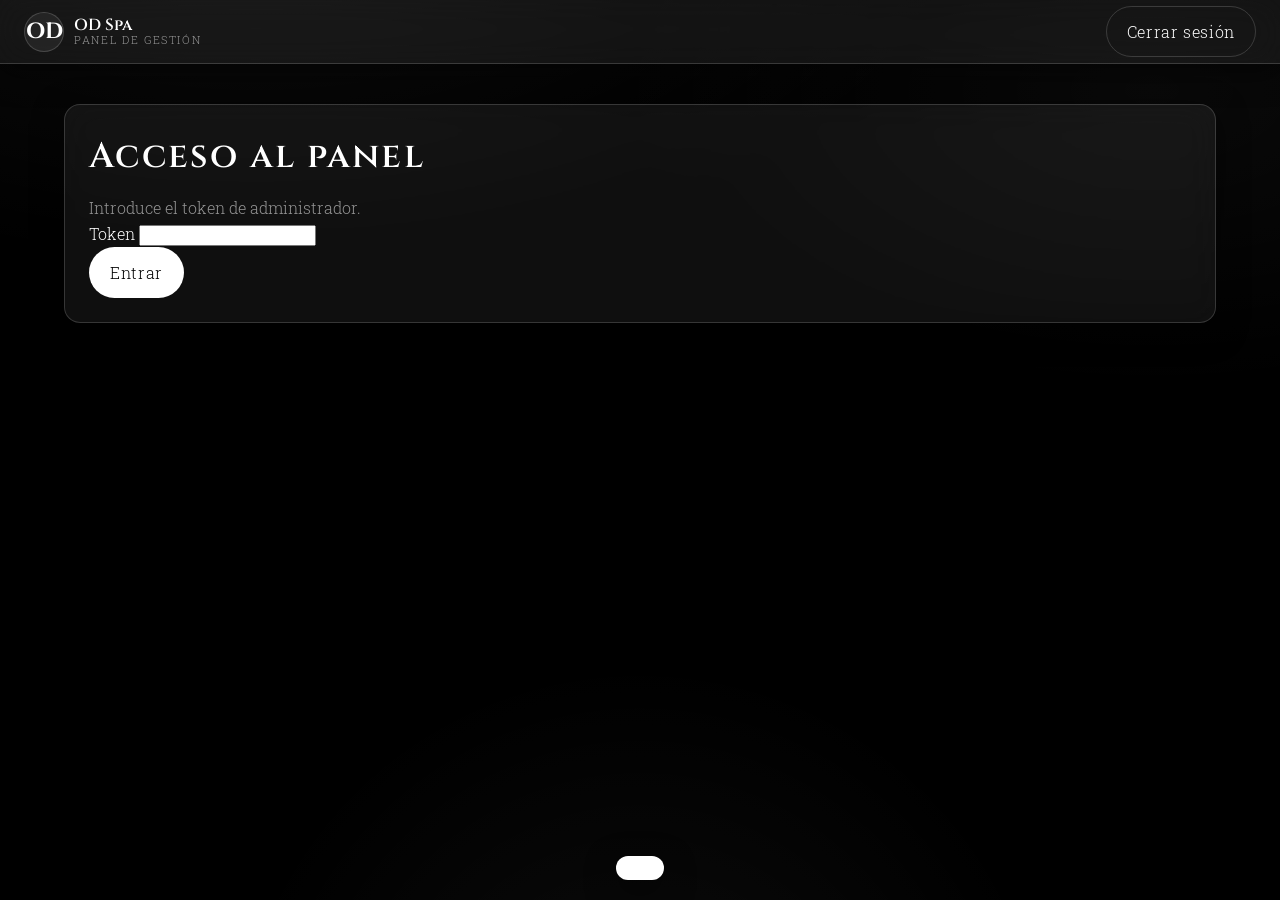
<file: admin/index.html>
<!DOCTYPE html>
<html lang="es">
<head>
  <meta charset="UTF-8" />
  <meta name="viewport" content="width=device-width, initial-scale=1" />
  <meta name="theme-color" content="#000000" />
  <meta name="robots" content="noindex,nofollow" />
  <title>Panel de gestión — OD Spa</title>
  <link rel="icon" href="../assets/img/favicon.svg" type="image/svg+xml" />
  <link rel="preconnect" href="https://fonts.googleapis.com" />
  <link rel="preconnect" href="https://fonts.gstatic.com" crossorigin />
  <link href="https://fonts.googleapis.com/css2?family=Cinzel:wght@400;600;700&family=Roboto+Slab:wght@100;200;300&display=swap" rel="stylesheet" />
  <link rel="stylesheet" href="../assets/css/styles.css" />
  <link rel="stylesheet" href="./admin.css" />
</head>
<body class="page-admin">

  <header class="site-header glass">
    <a class="brand" href="../index.html" aria-label="OD Spa">
      <span class="brand__mark" aria-hidden="true">OD</span>
      <span class="brand__text">
        <strong>OD Spa</strong>
        <small>Panel de gestión</small>
      </span>
    </a>
    <button id="btn-logout" class="btn btn-ghost" hidden>Cerrar sesión</button>
  </header>

  <main class="admin-wrap">
    <section id="login-view" class="glass card admin-login" aria-labelledby="login-title">
      <h1 id="login-title" class="section__title">Acceso al panel</h1>
      <p class="section__sub">Introduce el token de administrador.</p>
      <form id="login-form" autocomplete="off">
        <div class="field">
          <label for="token">Token</label>
          <input id="token" name="token" type="password" required autocomplete="current-password" />
        </div>
        <p id="login-msg" class="status is-error" hidden></p>
        <button type="submit" class="btn btn-primary admin-submit" id="btn-login">Entrar</button>
      </form>
    </section>

    <section id="dash-view" class="admin-dash" hidden>
      <div class="admin-tabs" role="tablist">
        <button class="tab" data-view="list" aria-selected="true">📋 Lista</button>
        <button class="tab" data-view="calendar" aria-selected="false">📅 Calendario</button>
        <button class="tab" data-view="metrics" aria-selected="false">📊 Métricas</button>
        <button class="tab" data-view="services" aria-selected="false">✂️ Servicios</button>
      </div>

      <!-- Vista Lista -->
      <section id="view-list" class="view">
        <header class="admin-head">
          <h1 class="section__title">Citas</h1>
          <div class="admin-tools">
            <div class="filters" id="filters" role="tablist">
              <button class="chip" data-status="Pendiente" aria-selected="true">Pendientes</button>
              <button class="chip" data-status="Aprobada" aria-selected="false">Aprobadas</button>
              <button class="chip" data-status="Completada" aria-selected="false">Completadas</button>
              <button class="chip" data-status="Rechazada" aria-selected="false">Rechazadas</button>
              <button class="chip" data-status="all" aria-selected="false">Todas</button>
            </div>
            <div class="admin-search">
              <svg viewBox="0 0 24 24" fill="none" stroke="currentColor" stroke-width="1.8" style="width:18px;height:18px;flex-shrink:0;opacity:0.6;"><circle cx="11" cy="11" r="7"/><path d="M20 20l-3.5-3.5"/></svg>
              <input id="search" type="search" placeholder="Buscar..." />
            </div>
            <div class="sorter">
              <select id="sort-field" class="sorter__select">
                <option value="Fecha Registro">Recientes</option>
                <option value="Fecha Cita">Fecha cita</option>
                <option value="Nombre">Nombre</option>
                <option value="Total">Total</option>
              </select>
              <button class="icon-btn sorter__dir" id="sort-dir">↓</button>
            </div>
            <button class="btn btn-ghost" id="btn-export">⤓ Excel</button>
            <button class="btn btn-ghost" id="btn-reload">↻</button>
          </div>
        </header>
        <div id="dash-status" class="skeleton-text" hidden></div>
        <div id="bookings" class="bookings"></div>
        <nav id="pagination" class="pagination" hidden>
          <button class="btn btn-ghost" id="pg-prev">←</button>
          <span id="pg-info"></span>
          <button class="btn btn-ghost" id="pg-next">→</button>
        </nav>
      </section>

      <!-- Vista Calendario -->
      <section id="view-calendar" class="view" hidden>
        <header class="admin-head"><h1 class="section__title">Calendario</h1></header>
        <div id="calendar-dashboard" class="calendar-dashboard" hidden>
          <div class="cal-row">
            <h3 class="cal-row-title">Próximas citas</h3>
            <div id="cal-upcoming" class="cal-cards-strip"></div>
          </div>
          <div class="cal-row cal-row--split">
            <div class="cal-month-wrap">
              <h3 class="cal-row-title">Vista mensual</h3>
              <div id="cal-month" class="cal-month-grid"></div>
            </div>
            <div class="cal-today-wrap">
              <h3 class="cal-row-title" id="cal-selected-title">Hoy</h3>
              <div id="cal-today" class="cal-today-list"></div>
            </div>
          </div>
          <div class="cal-row">
            <h3 class="cal-row-title">Próximos 7 días</h3>
            <div id="cal-week" class="cal-week-grid"></div>
          </div>
        </div>
      </section>

      <!-- Vista Métricas -->
      <section id="view-metrics" class="view" hidden>
        <header class="admin-head">
          <h1 class="section__title">Métricas</h1>
          <div class="metrics-filters">
            <input id="m-desde" type="date" />
            <input id="m-hasta" type="date" />
            <button class="btn btn-primary" id="m-apply">Aplicar</button>
          </div>
        </header>
        <div id="metrics" class="metrics" hidden>
          <div class="metric-cards" id="metric-cards"></div>
          <div class="metric-block glass"><h3>Citas por semana</h3><div id="metric-weeks" class="bars"></div></div>
          <div class="metric-block glass"><h3>Top Servicios</h3><div id="metric-services" class="bars"></div></div>
        </div>
      </section>

      <!-- Vista Servicios -->
      <section id="view-services" class="view" hidden>
        <header class="admin-head">
          <h1 class="section__title">Servicios</h1>
          <button class="btn btn-primary" id="btn-add-service">+ Nuevo</button>
        </header>
        <div id="services-list" class="services-list"></div>
      </section>
    </section>
  </main>
  <div id="toast" class="admin-toast" hidden></div>
  <script type="module" src="./admin.js"></script>
</body>
</html>
</file>
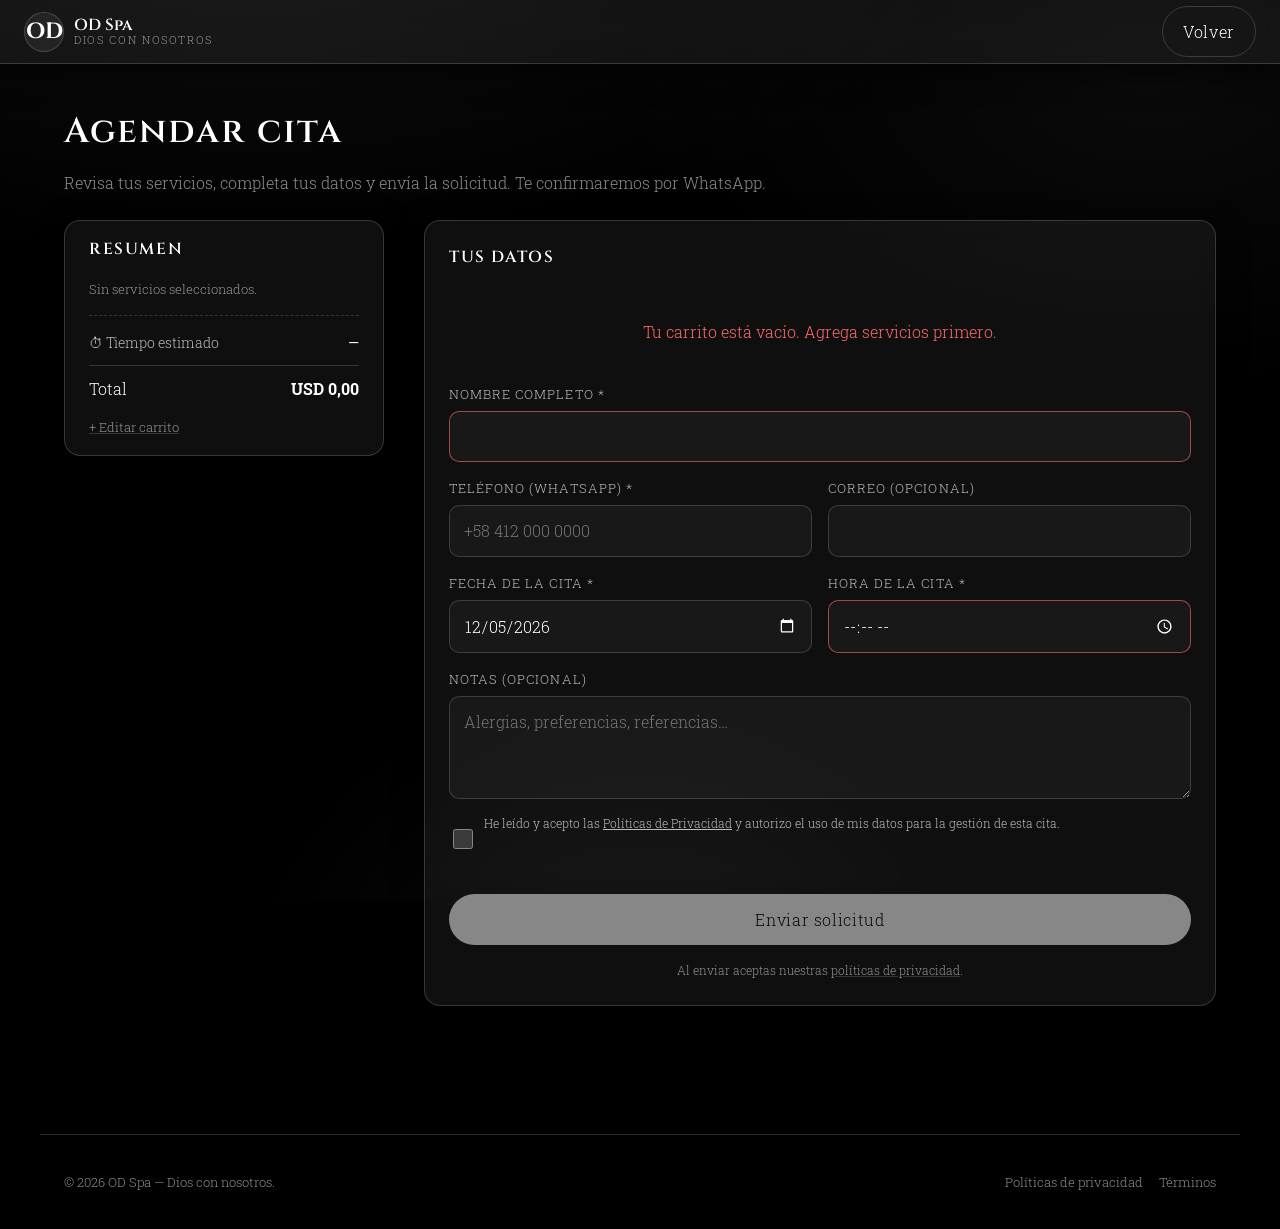
<file: agendar.html>
<!DOCTYPE html>
<html lang="es">
<head>
  <meta charset="UTF-8" />
  <meta name="viewport" content="width=device-width, initial-scale=1" />
  <meta name="theme-color" content="#000000" />
  <meta name="robots" content="noindex,follow" />
  <title>Agendar cita — OD Spa</title>
  <meta name="description" content="Agenda tu cita en OD Spa en pocos pasos." />

  <link rel="preconnect" href="https://fonts.googleapis.com" />
  <link rel="preconnect" href="https://fonts.gstatic.com" crossorigin />
  <link href="https://fonts.googleapis.com/css2?family=Cinzel:wght@400;600;700&family=Roboto+Slab:wght@100;200;300&display=swap" rel="stylesheet" />

  <link rel="stylesheet" href="./assets/css/styles.css" />
  <link rel="stylesheet" href="./assets/css/booking.css" />
  <link rel="icon" href="./assets/img/favicon.svg" type="image/svg+xml" />
</head>
<body class="page-booking">

  <header class="site-header glass" role="banner">
    <a class="brand" href="./index.html" aria-label="OD Spa inicio">
      <span class="brand__mark" aria-hidden="true">OD</span>
      <span class="brand__text">
        <strong>OD Spa</strong>
        <small>Dios con nosotros</small>
      </span>
    </a>
    <a href="./index.html" class="btn btn-ghost">Volver</a>
  </header>

  <main class="booking-wrap">

    <header class="booking-head">
      <h1 class="section__title">Agendar cita</h1>
      <p class="section__sub">Revisa tus servicios, completa tus datos y envía la solicitud. Te confirmaremos por WhatsApp.</p>
    </header>

    <div class="booking-grid">

      <!-- ===== Resumen ===== -->
      <aside class="glass card booking-summary" aria-labelledby="summary-title">
        <h2 id="summary-title" class="booking-summary__title">Resumen</h2>
        <ul id="booking-summary-list" class="booking-summary__list" aria-live="polite"></ul>
        <div class="booking-summary__time">
          <span>⏱ Tiempo estimado</span>
          <strong id="booking-duration">—</strong>
        </div>
        <div class="booking-summary__total">
          <span>Total</span>
          <strong id="booking-total">$0.00</strong>
        </div>
        <a href="./index.html" class="booking-summary__edit">+ Editar carrito</a>
      </aside>

      <!-- ===== Formulario ===== -->
      <section class="glass card booking-form-card" aria-labelledby="form-title">
        <h2 id="form-title" class="booking-form-card__title">Tus datos</h2>

        <p id="booking-empty" class="status is-error" hidden>
          Tu carrito está vacío. <a href="./index.html">Agrega servicios primero</a>.
        </p>

        <form id="booking-form" novalidate autocomplete="on">
          <div class="field">
            <label for="nombre">Nombre completo *</label>
            <input id="nombre" name="nombre" type="text" required minlength="3" autocomplete="name" />
          </div>

          <div class="field-row">
            <div class="field">
              <label for="telefono">Teléfono (WhatsApp) *</label>
              <input id="telefono" name="telefono" type="tel" required inputmode="tel"
                     autocomplete="tel" placeholder="+58 412 000 0000" pattern="[0-9+()\s-]{7,20}" />
            </div>
            <div class="field">
              <label for="email">Correo (opcional)</label>
              <input id="email" name="email" type="email" autocomplete="email" />
            </div>
          </div>

          <div class="field-row">
            <div class="field">
              <label for="fecha">Fecha de la cita *</label>
              <input id="fecha" name="fecha" type="date" required />
            </div>
            <div class="field">
              <label for="hora">Hora de la cita *</label>
              <input id="hora" name="hora" type="time" required step="900" min="08:00" max="19:00" />
            </div>
          </div>

          <div class="field">
            <label for="notas">Notas (opcional)</label>
            <textarea id="notas" name="notas" rows="3" maxlength="500"
                      placeholder="Alergias, preferencias, referencias…"></textarea>
          </div>

           <div class="field" style="display:flex; flex-direction:row; align-items:flex-start; gap:8px; margin-bottom:20px;">
            <input id="consent" type="checkbox" required style="width:20px; height:20px; margin-top:2px;">
            <label for="consent" style="font-size:12px; color:var(--fg-muted); text-transform:none; letter-spacing:0; line-height:1.4;">
              He leído y acepto las <a href="./legal/privacidad.html" target="_blank" style="text-decoration:underline;">Políticas de Privacidad</a> y autorizo el uso de mis datos para la gestión de esta cita.
            </label>
          </div>
          
          <button type="submit" class="btn btn-primary booking-submit" id="btn-submit">
            Enviar solicitud
          </button>
          <p class="booking-legal">
            Al enviar aceptas nuestras <a href="./legal/privacidad.html">políticas de privacidad</a>.
          </p>
        </form>
      </section>

    </div>
  </main>

  <footer class="site-footer">
    <p>© <span id="year"></span> OD Spa — Dios con nosotros.</p>
    <nav aria-label="Legal">
      <a href="./legal/privacidad.html">Políticas de privacidad</a>
      <a href="./legal/terminos.html">Términos</a>
    </nav>
  </footer>

  <!-- ===== Modal de resultado ===== -->
  <div id="modal" class="modal" hidden role="dialog" aria-modal="true" aria-labelledby="modal-title">
    <div class="modal__backdrop" data-close></div>
    <div class="modal__card glass">
      <div class="modal__icon" id="modal-icon" aria-hidden="true">✦</div>
      <h2 id="modal-title" class="modal__title">Título</h2>
      <p id="modal-msg" class="modal__msg">Mensaje</p>
      <p id="modal-ref" class="modal__ref" hidden>Referencia: <code></code></p>
      <div class="modal__actions">
        <button type="button" class="btn btn-primary" id="modal-close" data-close>Cerrar</button>
      </div>
    </div>
  </div>

  <script type="module" src="./assets/js/booking.js"></script>
</body>
</html>
</file>
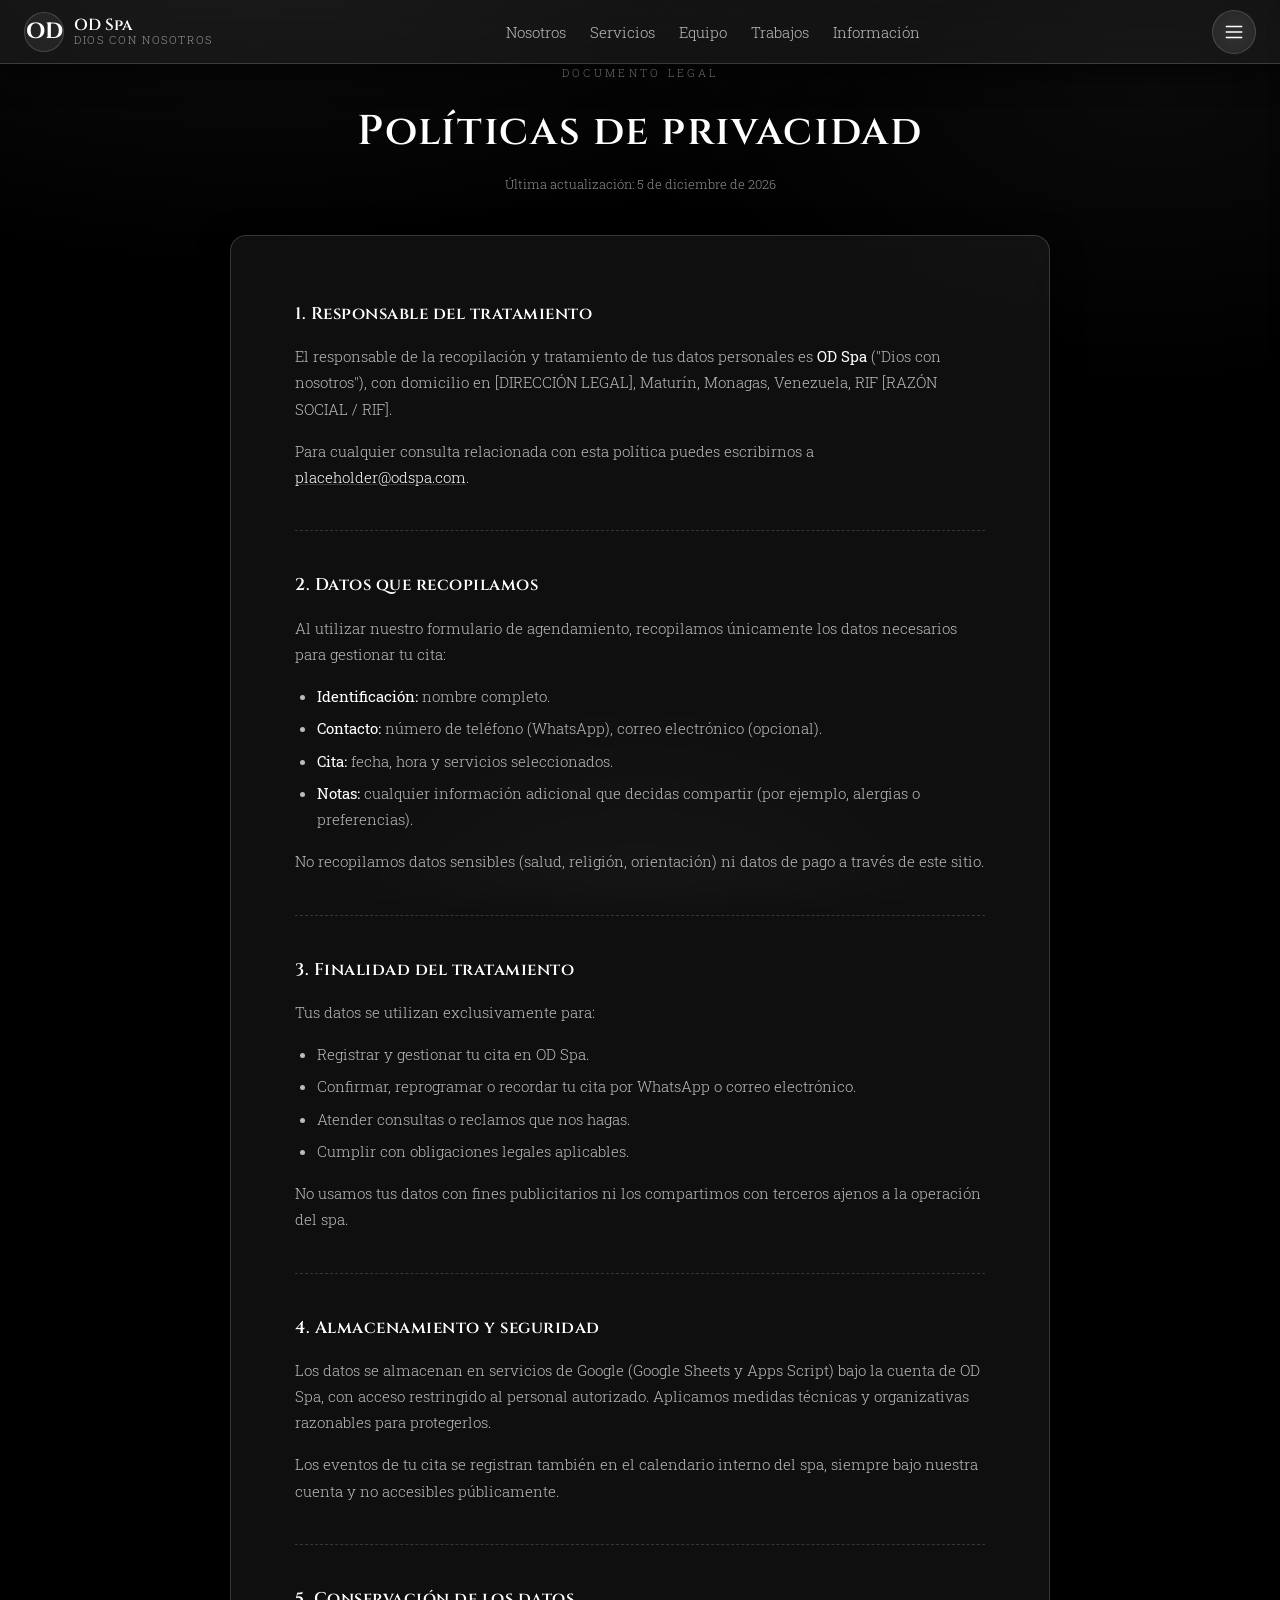
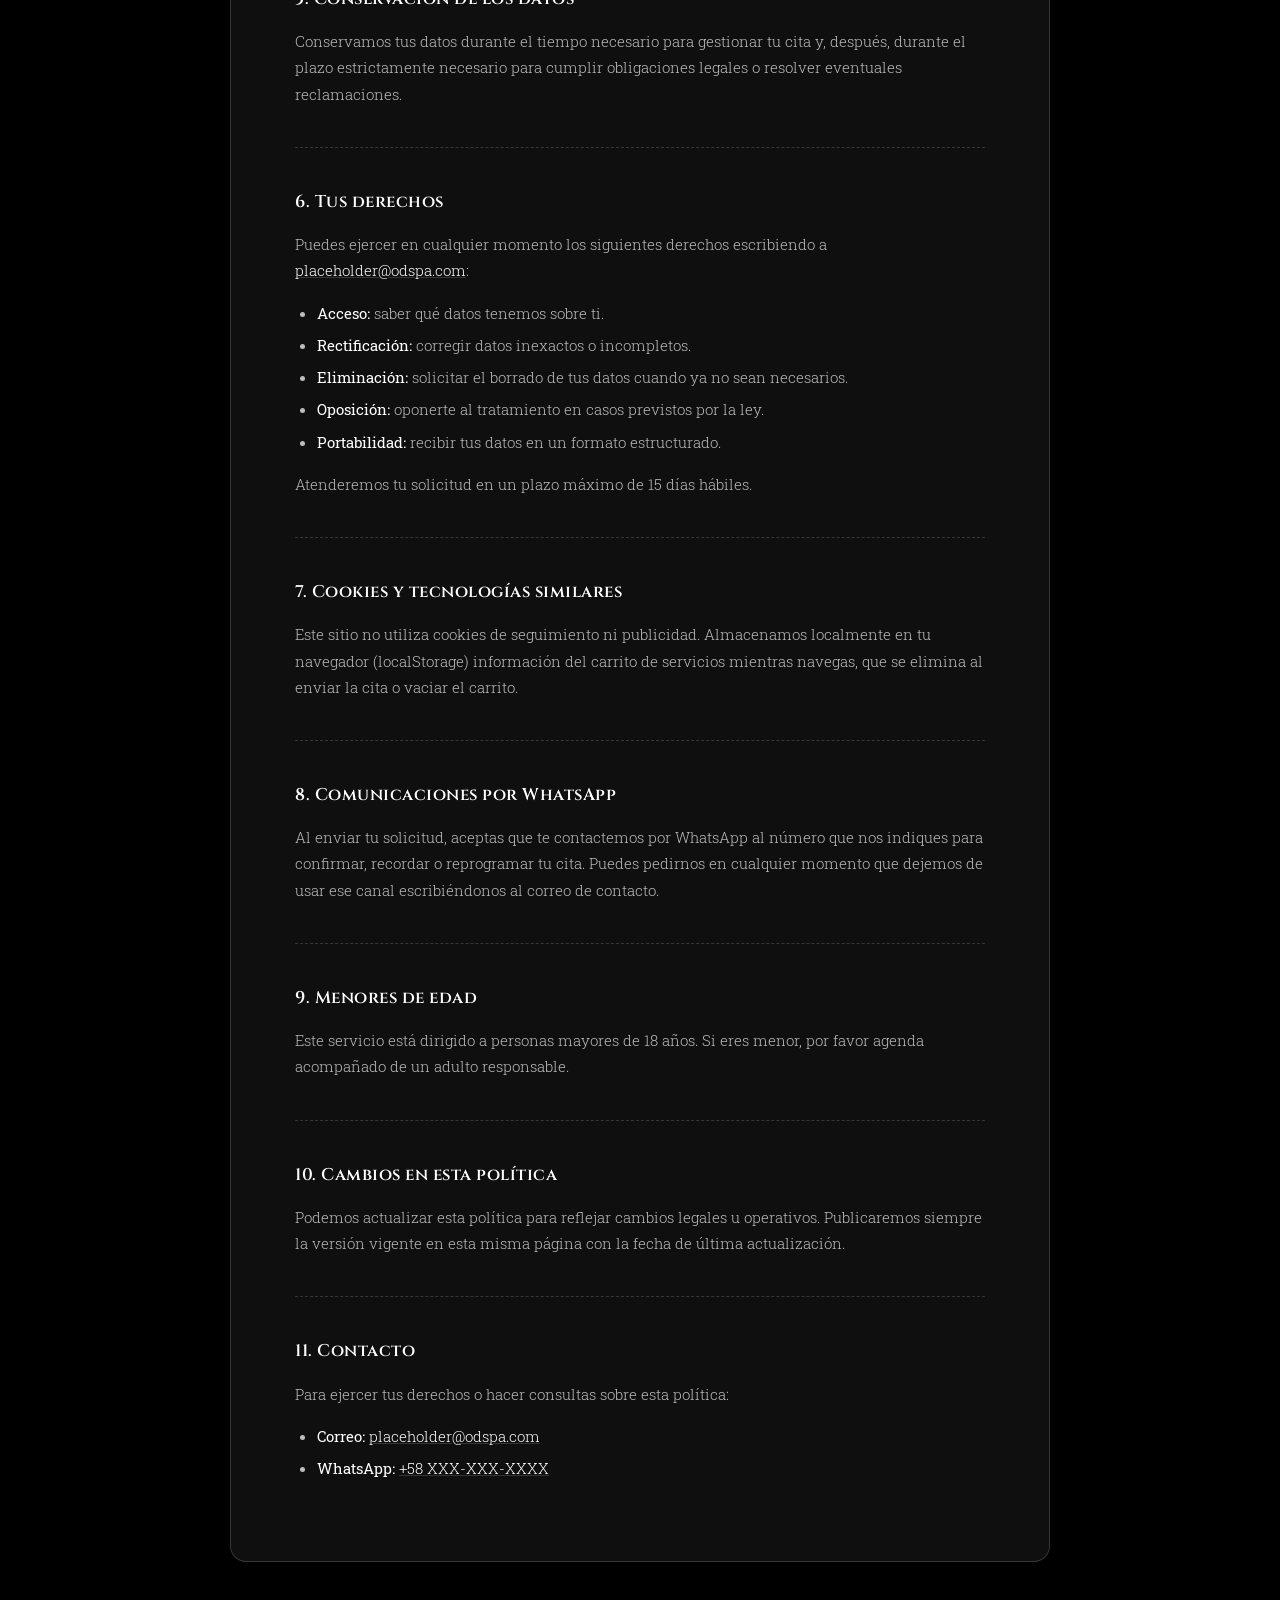
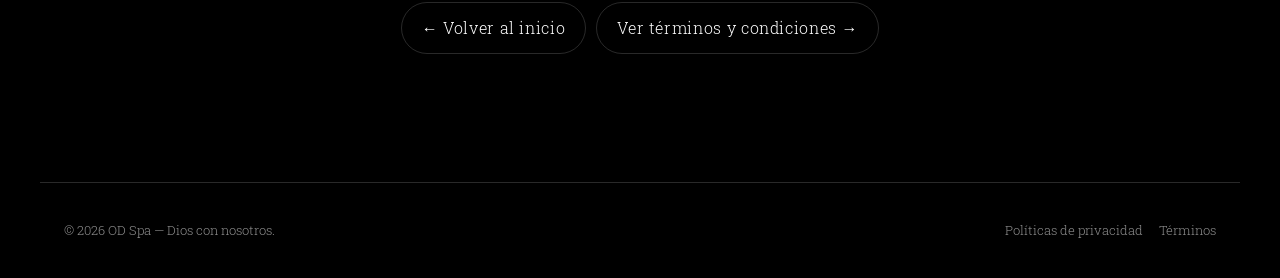
<file: legal/privacidad.html>
<!DOCTYPE html>
<html lang="es">
<head>
  <meta charset="UTF-8" />
  <meta name="viewport" content="width=device-width, initial-scale=1" />
  <meta name="theme-color" content="#000000" />
  <title>Políticas de privacidad — OD Spa</title>
  <meta name="description" content="Conoce cómo OD Spa recopila, usa y protege tus datos personales." />
  <meta name="robots" content="index,follow" />

  <link rel="preconnect" href="https://fonts.googleapis.com" />
  <link rel="preconnect" href="https://fonts.gstatic.com" crossorigin />
  <link href="https://fonts.googleapis.com/css2?family=Cinzel:wght@400;600;700&family=Roboto+Slab:wght@100;200;300&display=swap" rel="stylesheet" />

  <link rel="stylesheet" href="../assets/css/styles.css" />
  <link rel="icon" href="../assets/img/favicon.svg" type="image/svg+xml" />
</head>
<body>

  <header class="site-header glass" role="banner">
    <a class="brand" href="../index.html" aria-label="OD Spa inicio">
      <span class="brand__mark" aria-hidden="true">OD</span>
      <span class="brand__text">
        <strong>OD Spa</strong>
        <small>Dios con nosotros</small>
      </span>
    </a>

    <nav class="nav-desktop" aria-label="Principal">
      <a href="../index.html#about">Nosotros</a>
      <a href="../index.html#services">Servicios</a>
      <a href="../index.html#team">Equipo</a>
      <a href="../index.html#works">Trabajos</a>
      <a href="../index.html#info">Información</a>
    </nav>

    <div class="header-actions">
      <button class="icon-btn" id="btn-menu" aria-label="Abrir menú" aria-expanded="false" aria-controls="side-nav">
        <svg width="22" height="22" viewBox="0 0 24 24" stroke="currentColor" stroke-width="1.8" aria-hidden="true"><path d="M3 6h18M3 12h18M3 18h18"/></svg>
      </button>
    </div>
  </header>

  <aside id="side-nav" class="side-nav glass" aria-hidden="true" aria-label="Menú lateral">
    <button class="icon-btn side-nav__close" id="btn-menu-close" aria-label="Cerrar menú">✕</button>
    <nav aria-label="Menú lateral">
      <a href="../index.html#hero">Inicio</a>
      <a href="../index.html#about">Nosotros</a>
      <a href="../index.html#services">Servicios</a>
      <a href="../index.html#team">Equipo</a>
      <a href="../index.html#works">Trabajos</a>
      <a href="../index.html#info">Información</a>
      <a href="../agendar.html">Agendar cita</a>
      <hr />
      <a href="./privacidad.html">Privacidad</a>
      <a href="./terminos.html">Términos</a>
    </nav>
  </aside>

  <div class="overlay" id="overlay" hidden></div>

  <main>
    <article class="legal-wrap section">
      <header class="legal-head">
        <p class="legal-eyebrow">Documento legal</p>
        <h1 class="legal-title">Políticas de privacidad</h1>
        <p class="legal-updated">Última actualización: <time id="legal-date" datetime="2026-10-15">15 de octubre de 2026</time></p>
      </header>

      <div class="legal-body glass card">

        <section aria-labelledby="s1">
          <h2 id="s1">1. Responsable del tratamiento</h2>
          <p>El responsable de la recopilación y tratamiento de tus datos personales es <strong>OD Spa</strong> ("Dios con nosotros"), con domicilio en [DIRECCIÓN LEGAL], Maturín, Monagas, Venezuela, RIF [RAZÓN SOCIAL / RIF].</p>
          <p>Para cualquier consulta relacionada con esta política puedes escribirnos a <a href="mailto:placeholder@odspa.com">placeholder@odspa.com</a>.</p>
        </section>

        <section aria-labelledby="s2">
          <h2 id="s2">2. Datos que recopilamos</h2>
          <p>Al utilizar nuestro formulario de agendamiento, recopilamos únicamente los datos necesarios para gestionar tu cita:</p>
          <ul>
            <li><strong>Identificación:</strong> nombre completo.</li>
            <li><strong>Contacto:</strong> número de teléfono (WhatsApp), correo electrónico (opcional).</li>
            <li><strong>Cita:</strong> fecha, hora y servicios seleccionados.</li>
            <li><strong>Notas:</strong> cualquier información adicional que decidas compartir (por ejemplo, alergias o preferencias).</li>
          </ul>
          <p>No recopilamos datos sensibles (salud, religión, orientación) ni datos de pago a través de este sitio.</p>
        </section>

        <section aria-labelledby="s3">
          <h2 id="s3">3. Finalidad del tratamiento</h2>
          <p>Tus datos se utilizan exclusivamente para:</p>
          <ul>
            <li>Registrar y gestionar tu cita en OD Spa.</li>
            <li>Confirmar, reprogramar o recordar tu cita por WhatsApp o correo electrónico.</li>
            <li>Atender consultas o reclamos que nos hagas.</li>
            <li>Cumplir con obligaciones legales aplicables.</li>
          </ul>
          <p>No usamos tus datos con fines publicitarios ni los compartimos con terceros ajenos a la operación del spa.</p>
        </section>

        <section aria-labelledby="s4">
          <h2 id="s4">4. Almacenamiento y seguridad</h2>
          <p>Los datos se almacenan en servicios de Google (Google Sheets y Apps Script) bajo la cuenta de OD Spa, con acceso restringido al personal autorizado. Aplicamos medidas técnicas y organizativas razonables para protegerlos.</p>
          <p>Los eventos de tu cita se registran también en el calendario interno del spa, siempre bajo nuestra cuenta y no accesibles públicamente.</p>
        </section>

        <section aria-labelledby="s5">
          <h2 id="s5">5. Conservación de los datos</h2>
          <p>Conservamos tus datos durante el tiempo necesario para gestionar tu cita y, después, durante el plazo estrictamente necesario para cumplir obligaciones legales o resolver eventuales reclamaciones.</p>
        </section>

        <section aria-labelledby="s6">
          <h2 id="s6">6. Tus derechos</h2>
          <p>Puedes ejercer en cualquier momento los siguientes derechos escribiendo a <a href="mailto:placeholder@odspa.com">placeholder@odspa.com</a>:</p>
          <ul>
            <li><strong>Acceso:</strong> saber qué datos tenemos sobre ti.</li>
            <li><strong>Rectificación:</strong> corregir datos inexactos o incompletos.</li>
            <li><strong>Eliminación:</strong> solicitar el borrado de tus datos cuando ya no sean necesarios.</li>
            <li><strong>Oposición:</strong> oponerte al tratamiento en casos previstos por la ley.</li>
            <li><strong>Portabilidad:</strong> recibir tus datos en un formato estructurado.</li>
          </ul>
          <p>Atenderemos tu solicitud en un plazo máximo de 15 días hábiles.</p>
        </section>

        <section aria-labelledby="s7">
          <h2 id="s7">7. Cookies y tecnologías similares</h2>
          <p>Este sitio no utiliza cookies de seguimiento ni publicidad. Almacenamos localmente en tu navegador (localStorage) información del carrito de servicios mientras navegas, que se elimina al enviar la cita o vaciar el carrito.</p>
        </section>

        <section aria-labelledby="s8">
          <h2 id="s8">8. Comunicaciones por WhatsApp</h2>
          <p>Al enviar tu solicitud, aceptas que te contactemos por WhatsApp al número que nos indiques para confirmar, recordar o reprogramar tu cita. Puedes pedirnos en cualquier momento que dejemos de usar ese canal escribiéndonos al correo de contacto.</p>
        </section>

        <section aria-labelledby="s9">
          <h2 id="s9">9. Menores de edad</h2>
          <p>Este servicio está dirigido a personas mayores de 18 años. Si eres menor, por favor agenda acompañado de un adulto responsable.</p>
        </section>

        <section aria-labelledby="s10">
          <h2 id="s10">10. Cambios en esta política</h2>
          <p>Podemos actualizar esta política para reflejar cambios legales u operativos. Publicaremos siempre la versión vigente en esta misma página con la fecha de última actualización.</p>
        </section>

        <section aria-labelledby="s11">
          <h2 id="s11">11. Contacto</h2>
          <p>Para ejercer tus derechos o hacer consultas sobre esta política:</p>
          <ul>
            <li><strong>Correo:</strong> <a href="mailto:placeholder@odspa.com">placeholder@odspa.com</a></li>
            <li><strong>WhatsApp:</strong> <a href="https://wa.me/58XXXXXXXXXX" target="_blank" rel="noopener">+58 XXX-XXX-XXXX</a></li>
          </ul>
        </section>

      </div>

      <p class="legal-back">
        <a href="../index.html" class="btn btn-ghost">← Volver al inicio</a>
        <a href="./terminos.html" class="btn btn-ghost">Ver términos y condiciones →</a>
      </p>
    </article>
  </main>

  <footer class="site-footer">
    <p>© <span id="year"></span> OD Spa — Dios con nosotros.</p>
    <nav aria-label="Legal">
      <a href="./privacidad.html">Políticas de privacidad</a>
      <a href="./terminos.html">Términos</a>
    </nav>
  </footer>

  <script type="module" src="../assets/js/app.js"></script>
</body>
</html>
</file>
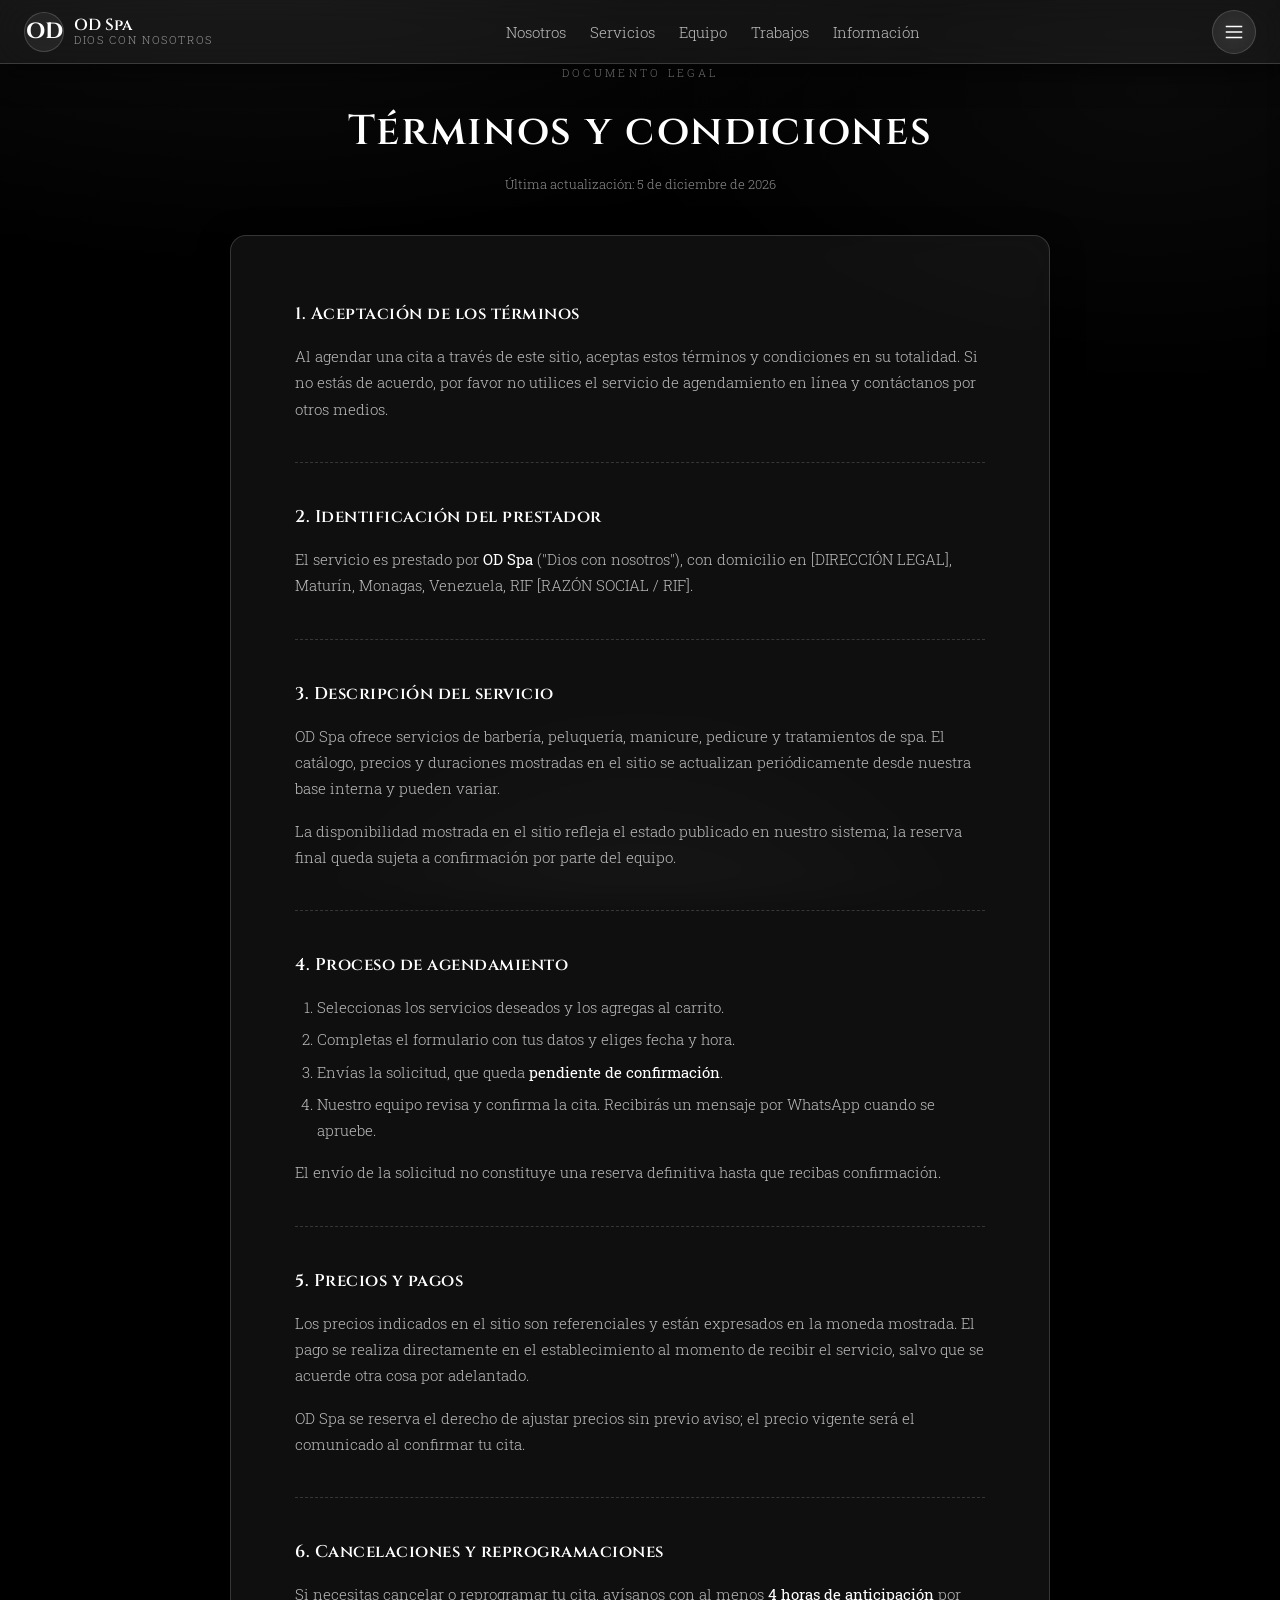
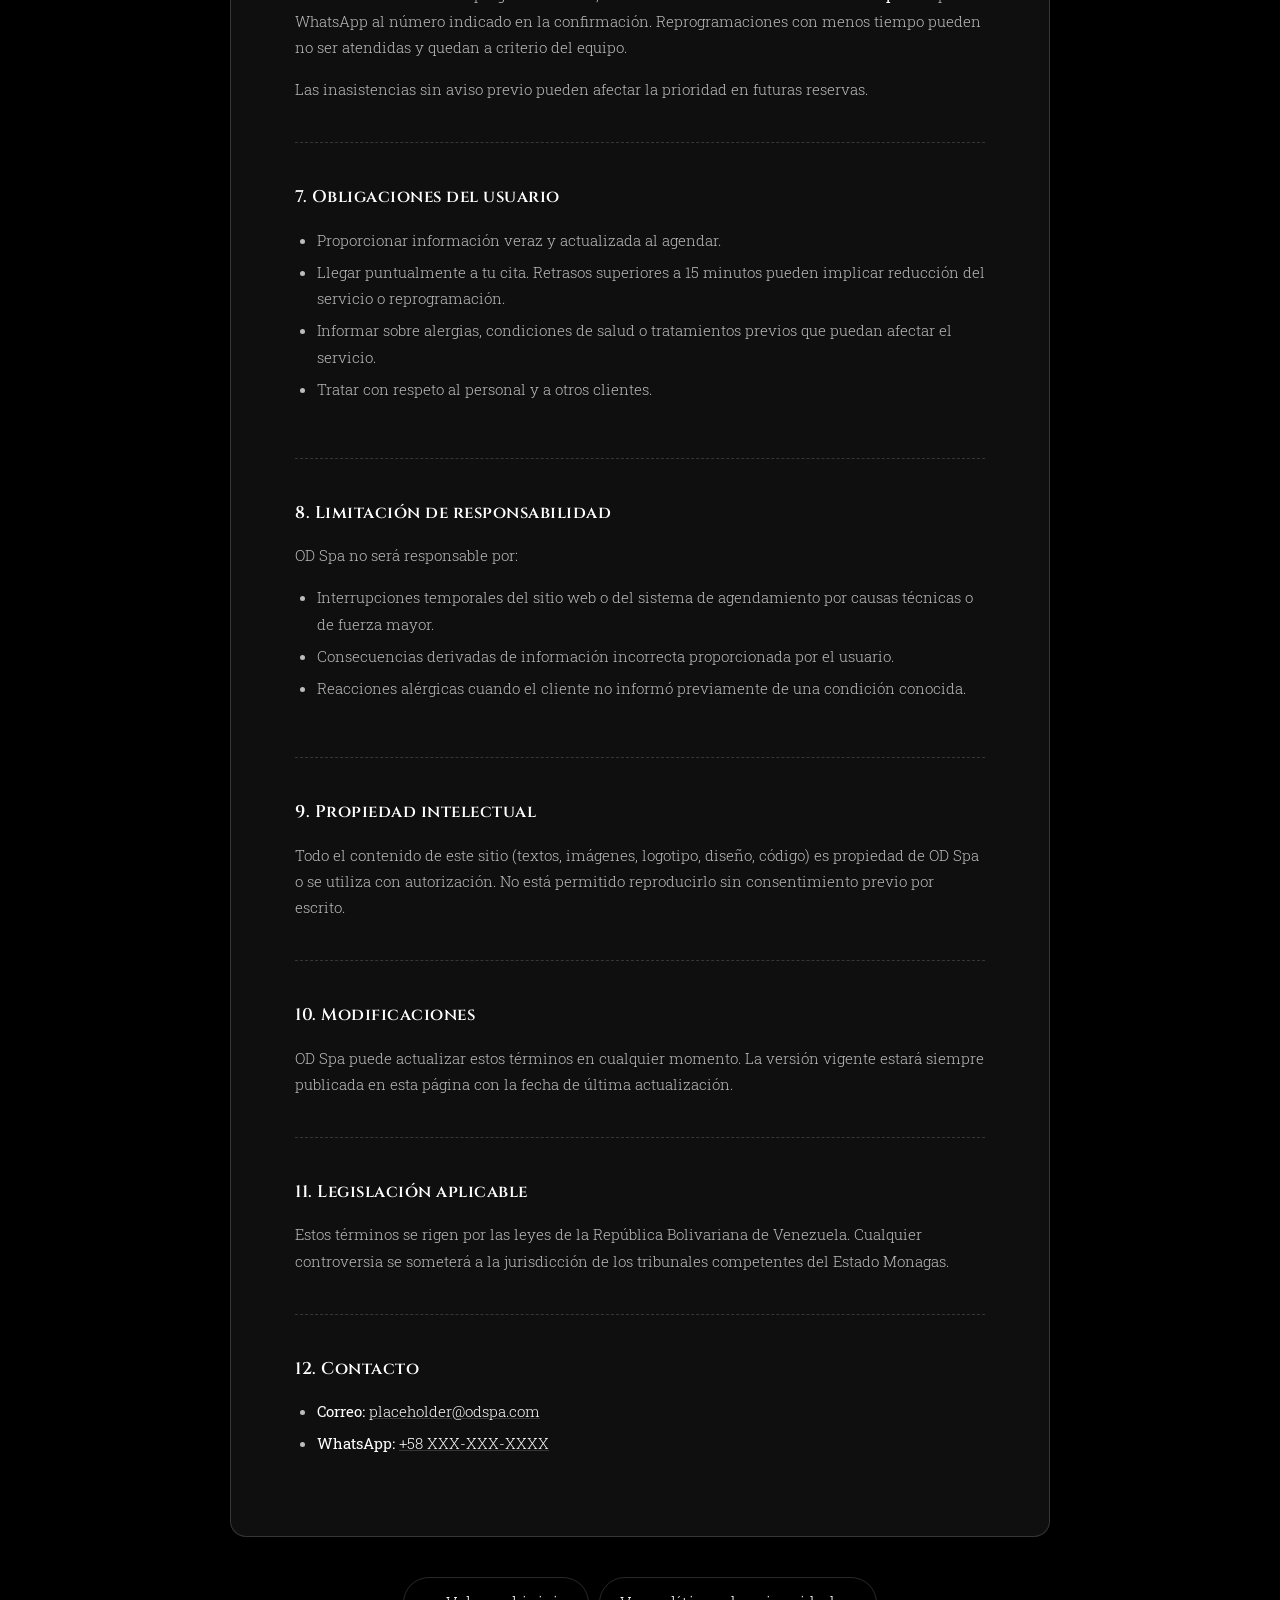
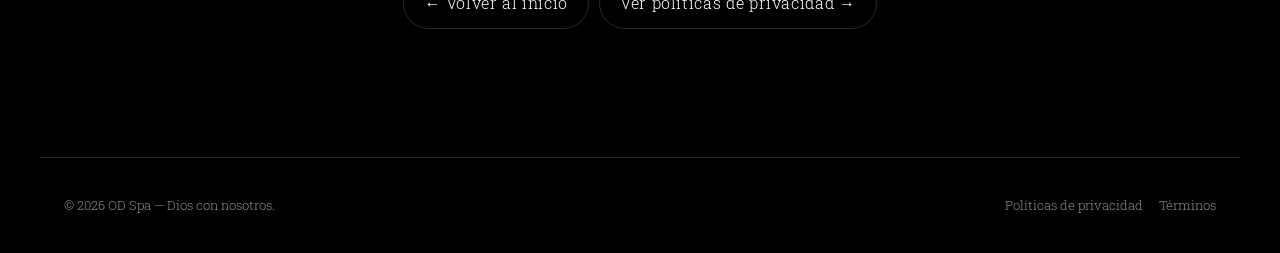
<file: legal/terminos.html>
<!DOCTYPE html>
<html lang="es">
<head>
  <meta charset="UTF-8" />
  <meta name="viewport" content="width=device-width, initial-scale=1" />
  <meta name="theme-color" content="#000000" />
  <title>Términos y condiciones — OD Spa</title>
  <meta name="description" content="Términos y condiciones de uso y agendamiento de servicios de OD Spa." />
  <meta name="robots" content="index,follow" />

  <link rel="preconnect" href="https://fonts.googleapis.com" />
  <link rel="preconnect" href="https://fonts.gstatic.com" crossorigin />
  <link href="https://fonts.googleapis.com/css2?family=Cinzel:wght@400;600;700&family=Roboto+Slab:wght@100;200;300&display=swap" rel="stylesheet" />

  <link rel="stylesheet" href="../assets/css/styles.css" />
  <link rel="icon" href="../assets/img/favicon.svg" type="image/svg+xml" />
</head>
<body>

  <header class="site-header glass" role="banner">
    <a class="brand" href="../index.html" aria-label="OD Spa inicio">
      <span class="brand__mark" aria-hidden="true">OD</span>
      <span class="brand__text">
        <strong>OD Spa</strong>
        <small>Dios con nosotros</small>
      </span>
    </a>

    <nav class="nav-desktop" aria-label="Principal">
      <a href="../index.html#about">Nosotros</a>
      <a href="../index.html#services">Servicios</a>
      <a href="../index.html#team">Equipo</a>
      <a href="../index.html#works">Trabajos</a>
      <a href="../index.html#info">Información</a>
    </nav>

    <div class="header-actions">
      <button class="icon-btn" id="btn-menu" aria-label="Abrir menú" aria-expanded="false" aria-controls="side-nav">
        <svg width="22" height="22" viewBox="0 0 24 24" stroke="currentColor" stroke-width="1.8" aria-hidden="true"><path d="M3 6h18M3 12h18M3 18h18"/></svg>
      </button>
    </div>
  </header>

  <aside id="side-nav" class="side-nav glass" aria-hidden="true" aria-label="Menú lateral">
    <button class="icon-btn side-nav__close" id="btn-menu-close" aria-label="Cerrar menú">✕</button>
    <nav aria-label="Menú lateral">
      <a href="../index.html#hero">Inicio</a>
      <a href="../index.html#about">Nosotros</a>
      <a href="../index.html#services">Servicios</a>
      <a href="../index.html#team">Equipo</a>
      <a href="../index.html#works">Trabajos</a>
      <a href="../index.html#info">Información</a>
      <a href="../agendar.html">Agendar cita</a>
      <hr />
      <a href="./privacidad.html">Privacidad</a>
      <a href="./terminos.html">Términos</a>
    </nav>
  </aside>

  <div class="overlay" id="overlay" hidden></div>

  <main>
    <article class="legal-wrap section">
      <header class="legal-head">
        <p class="legal-eyebrow">Documento legal</p>
        <h1 class="legal-title">Términos y condiciones</h1>
        <p class="legal-updated">Última actualización: <time id="legal-date" datetime="2026-10-15">15 de octubre de 2026</time></p>
      </header>

      <div class="legal-body glass card">

        <section aria-labelledby="t1">
          <h2 id="t1">1. Aceptación de los términos</h2>
          <p>Al agendar una cita a través de este sitio, aceptas estos términos y condiciones en su totalidad. Si no estás de acuerdo, por favor no utilices el servicio de agendamiento en línea y contáctanos por otros medios.</p>
        </section>

        <section aria-labelledby="t2">
          <h2 id="t2">2. Identificación del prestador</h2>
          <p>El servicio es prestado por <strong>OD Spa</strong> ("Dios con nosotros"), con domicilio en [DIRECCIÓN LEGAL], Maturín, Monagas, Venezuela, RIF [RAZÓN SOCIAL / RIF].</p>
        </section>

        <section aria-labelledby="t3">
          <h2 id="t3">3. Descripción del servicio</h2>
          <p>OD Spa ofrece servicios de barbería, peluquería, manicure, pedicure y tratamientos de spa. El catálogo, precios y duraciones mostradas en el sitio se actualizan periódicamente desde nuestra base interna y pueden variar.</p>
          <p>La disponibilidad mostrada en el sitio refleja el estado publicado en nuestro sistema; la reserva final queda sujeta a confirmación por parte del equipo.</p>
        </section>

        <section aria-labelledby="t4">
          <h2 id="t4">4. Proceso de agendamiento</h2>
          <ol>
            <li>Seleccionas los servicios deseados y los agregas al carrito.</li>
            <li>Completas el formulario con tus datos y eliges fecha y hora.</li>
            <li>Envías la solicitud, que queda <strong>pendiente de confirmación</strong>.</li>
            <li>Nuestro equipo revisa y confirma la cita. Recibirás un mensaje por WhatsApp cuando se apruebe.</li>
          </ol>
          <p>El envío de la solicitud no constituye una reserva definitiva hasta que recibas confirmación.</p>
        </section>

        <section aria-labelledby="t5">
          <h2 id="t5">5. Precios y pagos</h2>
          <p>Los precios indicados en el sitio son referenciales y están expresados en la moneda mostrada. El pago se realiza directamente en el establecimiento al momento de recibir el servicio, salvo que se acuerde otra cosa por adelantado.</p>
          <p>OD Spa se reserva el derecho de ajustar precios sin previo aviso; el precio vigente será el comunicado al confirmar tu cita.</p>
        </section>

        <section aria-labelledby="t6">
          <h2 id="t6">6. Cancelaciones y reprogramaciones</h2>
          <p>Si necesitas cancelar o reprogramar tu cita, avísanos con al menos <strong>4 horas de anticipación</strong> por WhatsApp al número indicado en la confirmación. Reprogramaciones con menos tiempo pueden no ser atendidas y quedan a criterio del equipo.</p>
          <p>Las inasistencias sin aviso previo pueden afectar la prioridad en futuras reservas.</p>
        </section>

        <section aria-labelledby="t7">
          <h2 id="t7">7. Obligaciones del usuario</h2>
          <ul>
            <li>Proporcionar información veraz y actualizada al agendar.</li>
            <li>Llegar puntualmente a tu cita. Retrasos superiores a 15 minutos pueden implicar reducción del servicio o reprogramación.</li>
            <li>Informar sobre alergias, condiciones de salud o tratamientos previos que puedan afectar el servicio.</li>
            <li>Tratar con respeto al personal y a otros clientes.</li>
          </ul>
        </section>

        <section aria-labelledby="t8">
          <h2 id="t8">8. Limitación de responsabilidad</h2>
          <p>OD Spa no será responsable por:</p>
          <ul>
            <li>Interrupciones temporales del sitio web o del sistema de agendamiento por causas técnicas o de fuerza mayor.</li>
            <li>Consecuencias derivadas de información incorrecta proporcionada por el usuario.</li>
            <li>Reacciones alérgicas cuando el cliente no informó previamente de una condición conocida.</li>
          </ul>
        </section>

        <section aria-labelledby="t9">
          <h2 id="t9">9. Propiedad intelectual</h2>
          <p>Todo el contenido de este sitio (textos, imágenes, logotipo, diseño, código) es propiedad de OD Spa o se utiliza con autorización. No está permitido reproducirlo sin consentimiento previo por escrito.</p>
        </section>

        <section aria-labelledby="t10">
          <h2 id="t10">10. Modificaciones</h2>
          <p>OD Spa puede actualizar estos términos en cualquier momento. La versión vigente estará siempre publicada en esta página con la fecha de última actualización.</p>
        </section>

        <section aria-labelledby="t11">
          <h2 id="t11">11. Legislación aplicable</h2>
          <p>Estos términos se rigen por las leyes de la República Bolivariana de Venezuela. Cualquier controversia se someterá a la jurisdicción de los tribunales competentes del Estado Monagas.</p>
        </section>

        <section aria-labelledby="t12">
          <h2 id="t12">12. Contacto</h2>
          <ul>
            <li><strong>Correo:</strong> <a href="mailto:placeholder@odspa.com">placeholder@odspa.com</a></li>
            <li><strong>WhatsApp:</strong> <a href="https://wa.me/58XXXXXXXXXX" target="_blank" rel="noopener">+58 XXX-XXX-XXXX</a></li>
          </ul>
        </section>

      </div>

      <p class="legal-back">
        <a href="../index.html" class="btn btn-ghost">← Volver al inicio</a>
        <a href="./privacidad.html" class="btn btn-ghost">Ver políticas de privacidad →</a>
      </p>
    </article>
  </main>

  <footer class="site-footer">
    <p>© <span id="year"></span> OD Spa — Dios con nosotros.</p>
    <nav aria-label="Legal">
      <a href="./privacidad.html">Políticas de privacidad</a>
      <a href="./terminos.html">Términos</a>
    </nav>
  </footer>

  <script type="module" src="../assets/js/app.js"></script>
</body>
</html>
</file>
<file: assets/css/styles.css>
/* =========================================================
   OD Spa — Estilos base
   Paleta: negro/blanco · Glassmorphism · Mobile-first
   ========================================================= */

:root {
  --bg: #000;
  --fg: #fff;
  --fg-muted: rgba(255,255,255,.72);
  --fg-dim: rgba(255,255,255,.55);

  --glass-bg: rgba(255,255,255,.06);
  --glass-bg-strong: rgba(255,255,255,.10);
  --glass-border: rgba(255,255,255,.16);
  --glass-blur: 16px;

  --accent: #ffffff;
  --danger: #ff6b6b;

  --radius: 16px;
  --radius-sm: 10px;
  --radius-pill: 999px;

  --space-1: 6px; --space-2: 10px; --space-3: 16px;
  --space-4: 24px; --space-5: 40px; --space-6: 64px;

  --font-head: 'Cinzel', Georgia, serif;
  --font-body: 'Roboto Slab', Georgia, serif;

  --header-h: 64px;
  --maxw: 1200px;

  --shadow-1: 0 8px 30px rgba(0,0,0,.55);
  --shadow-2: 0 12px 40px rgba(0,0,0,.7);
}

*, *::before, *::after { box-sizing: border-box; }
html, body { margin: 0; padding: 0; }
html { overflow-x: hidden; }
body { overflow-x: hidden; max-width: 100vw; }
img, svg { display: block; max-width: 100%; }
button { font: inherit; color: inherit; background: none; border: 0; cursor: pointer; }
a { color: inherit; text-decoration: none; }
ul { list-style: none; padding: 0; margin: 0; }
h1,h2,h3 { font-family: var(--font-head); font-weight: 600; letter-spacing: .02em; }

html { scroll-behavior: smooth; }
body {
  background: var(--bg);
  color: var(--fg);
  font-family: var(--font-body);
  font-weight: 300;
  line-height: 1.6;
  min-height: 100vh;
  background-image:
    radial-gradient(1200px 600px at 20% -10%, rgba(255,255,255,.06), transparent 60%),
    radial-gradient(900px 500px at 90% 10%, rgba(255,255,255,.04), transparent 60%),
    radial-gradient(700px 700px at 50% 120%, rgba(255,255,255,.05), transparent 60%);
  background-attachment: fixed;
  -webkit-font-smoothing: antialiased;
}

main { max-width: var(--maxw); margin: 0 auto; padding: 0 var(--space-4); }

/* ---------- Glass ---------- */
.glass {
  background: var(--glass-bg);
  border: 1px solid var(--glass-border);
  backdrop-filter: blur(var(--glass-blur)) saturate(140%);
  -webkit-backdrop-filter: blur(var(--glass-blur)) saturate(140%);
  border-radius: var(--radius);
  box-shadow: var(--shadow-1);
}

/* ---------- Botones ---------- */
.btn {
  display: inline-flex; align-items: center; justify-content: center; gap: 8px;
  padding: 12px 20px; border-radius: var(--radius-pill);
  font-family: var(--font-body); font-weight: 300; letter-spacing: .04em;
  transition: transform .15s ease, background .2s ease, border-color .2s ease, opacity .2s ease;
  border: 1px solid transparent; min-height: 44px;
}
.btn:focus-visible { outline: 2px solid var(--fg); outline-offset: 3px; }
.btn-primary { background: var(--fg); color: #000; }
.btn-primary:hover { transform: translateY(-1px); opacity: .92; }
.btn-ghost { background: transparent; border-color: var(--glass-border); color: var(--fg); }
.btn-ghost:hover { background: var(--glass-bg-strong); }
.btn[disabled] { opacity: .5; cursor: not-allowed; }

.icon-btn {
  display: inline-flex; align-items: center; justify-content: center;
  width: 44px; height: 44px; border-radius: 50%;
  border: 1px solid var(--glass-border); background: var(--glass-bg);
  backdrop-filter: blur(10px); position: relative;
  transition: background .2s ease;
}
.icon-btn:hover { background: var(--glass-bg-strong); }
.icon-btn:focus-visible { outline: 2px solid var(--fg); outline-offset: 2px; }

/* ---------- Header ---------- */
.site-header {
  position: fixed; inset: 0 0 auto 0; z-index: 50;
  height: var(--header-h);
  display: flex; align-items: center; justify-content: space-between;
  padding: 0 var(--space-4);
  border-radius: 0; border-left: 0; border-right: 0; border-top: 0;
}
.brand { display: flex; align-items: center; gap: 10px; }
.brand__mark {
  font-family: var(--font-head); font-weight: 700; font-size: 22px;
  border: 1px solid var(--glass-border);
  width: 40px; height: 40px;
  display: inline-flex; align-items: center; justify-content: center;
  border-radius: 50%; background: var(--glass-bg);
}
.brand__text { display: flex; flex-direction: column; line-height: 1.1; }
.brand__text strong { font-family: var(--font-head); font-weight: 600; font-size: 16px; }
.brand__text small { font-size: 11px; color: var(--fg-dim); letter-spacing: .15em; text-transform: uppercase; }

.nav-desktop { display: none; gap: var(--space-4); }
.nav-desktop a { font-size: 15px; color: var(--fg-muted); }
.nav-desktop a:hover { color: var(--fg); }

.header-actions { display: flex; gap: 8px; }

.cart-count {
  position: absolute; top: -4px; right: -4px;
  min-width: 20px; height: 20px; padding: 0 5px; border-radius: 10px;
  background: var(--fg); color: #000; font-size: 11px; font-weight: 700;
  display: none; align-items: center; justify-content: center;
}
.cart-count.is-visible { display: inline-flex; }

/* ---------- Side nav ---------- */
.side-nav {
  position: fixed; top: 0; right: 0; bottom: 0;
  width: min(320px, 88vw); z-index: 70;
  transform: translateX(110%); transition: transform .28s ease;
  border-radius: 0; padding: var(--space-5) var(--space-4);
  display: flex; flex-direction: column; gap: var(--space-4);
}
.side-nav.is-open { transform: translateX(0); }
.side-nav nav { display: flex; flex-direction: column; gap: var(--space-2); }
.side-nav a { padding: 12px 4px; font-size: 17px; font-family: var(--font-head); letter-spacing: .04em; }
.side-nav a:hover { color: var(--fg-muted); }
.side-nav hr { border: 0; border-top: 1px solid var(--glass-border); margin: var(--space-2) 0; }
.side-nav__close { position: absolute; top: 12px; right: 12px; }

/* ---------- Overlay ---------- */
.overlay {
  position: fixed; inset: 0; background: rgba(0,0,0,.55);
  backdrop-filter: blur(4px); z-index: 60;
}
.overlay[hidden] { display: none; }

/* ---------- Cart drawer ---------- */
.cart-drawer {
  position: fixed; top: 0; right: 0; bottom: 0;
  width: min(400px, 92vw); z-index: 80;
  transform: translateX(110%); transition: transform .28s ease;
  border-radius: 0; display: flex; flex-direction: column;
}
.cart-drawer.is-open { transform: translateX(0); }
.cart-drawer__head {
  display: flex; align-items: center; justify-content: space-between;
  padding: var(--space-3) var(--space-4);
  border-bottom: 1px solid var(--glass-border);
}
.cart-drawer__head h2 { margin: 0; font-size: 18px; }
.cart-list { flex: 1; overflow-y: auto; padding: var(--space-3) var(--space-4); display: flex; flex-direction: column; gap: var(--space-2); }
.cart-list__empty { color: var(--fg-dim); font-size: 14px; padding: var(--space-4) 0; text-align: center; }
.cart-item {
  display: grid; grid-template-columns: 56px 1fr auto;
  gap: var(--space-2); align-items: center;
  padding: var(--space-2); border-radius: var(--radius-sm);
  background: var(--glass-bg); border: 1px solid var(--glass-border);
}
.cart-item__img { width: 56px; height: 56px; border-radius: 8px; object-fit: cover; background: #111; }
.cart-item__body { min-width: 0; }
.cart-item__name { font-size: 14px; margin: 0; font-family: var(--font-head); }
.cart-item__meta { font-size: 12px; color: var(--fg-dim); }
.cart-item__price { font-size: 14px; }
.cart-item__remove { color: var(--danger); font-size: 12px; }
.cart-drawer__foot {
  padding: var(--space-3) var(--space-4);
  border-top: 1px solid var(--glass-border);
  display: flex; flex-direction: column; gap: var(--space-2);
}
.cart-total { display: flex; justify-content: space-between; font-size: 16px; }

/* =========================================================
   HERO
   ========================================================= */
.hero {
  position: relative;
  margin-top: var(--header-h);
  min-height: 72vh;
  display: flex; align-items: center; justify-content: center;
  overflow: hidden;
  border-radius: 0 0 var(--radius) var(--radius);
  padding: var(--space-5) var(--space-3);
}
.hero__bg {
  position: absolute; inset: 0;
  width: 100%; height: 100%;
  object-fit: cover;
  object-position: center 35%;
  background-color: #000;
  background-image: url('../img/hero.webp');
  background-size: cover;
  background-position: center 35%;
  background-repeat: no-repeat;
  z-index: 1;
}
.hero__inner {
  position: relative; z-index: 2;
  padding: var(--space-5) var(--space-4);
  text-align: center;
  max-width: 720px;
  width: 100%;
  /* Glass más transparente y oscuro para legibilidad */
  background: rgba(10, 10, 10, 0.35);
  border: 1px solid rgba(255, 255, 255, 0.15);
  backdrop-filter: blur(8px);
  -webkit-backdrop-filter: blur(8px);
}
.hero__eyebrow {
  text-transform: uppercase; letter-spacing: .3em; font-size: 11px;
  color: rgba(255,255,255,.8); margin: 0 0 var(--space-3);
  text-shadow: 0 2px 4px rgba(0,0,0,0.5);
}
.hero h1 {
  font-size: clamp(2.2rem, 9vw, 4.5rem);
  margin: 0; font-weight: 700; letter-spacing: .08em;
  text-shadow: 0 4px 12px rgba(0,0,0,0.6);
}
.hero__slogan {
  font-family: var(--font-head);
  font-size: clamp(.85rem, 2.4vw, 1.15rem);
  letter-spacing: .35em; text-transform: uppercase;
  color: rgba(255,255,255,.9);
  margin: var(--space-2) 0 var(--space-4);
  text-shadow: 0 2px 4px rgba(0,0,0,0.5);
}
.hero__lead { color: rgba(255,255,255,.85); margin: 0 0 var(--space-4); font-size: 15px; text-shadow: 0 2px 4px rgba(0,0,0,0.5); }
.hero__cta { display: flex; gap: var(--space-2); justify-content: center; flex-wrap: wrap; }

@media (min-width: 720px) {
  .hero {
    min-height: calc(100vh - var(--header-h));
    padding: 0;
  }
  .hero__bg { background-position: center center; }
}
@media (min-width: 1024px) {
  .hero__inner { padding: var(--space-6); }
}

/* Mobile: solo imagen (ahorra datos y evita problemas de rendimiento) */
@media (max-width: 719px) {
  .hero__bg { object-fit: unset; }
  .hero__bg source { display: none; }
}
/* Accesibilidad: sin video si el usuario prefiere menos movimiento */
@media (prefers-reduced-motion: reduce) {
  .hero__bg { display: none; }
  .hero::before {
    content: ""; position: absolute; inset: 0; z-index: 1;
    background: url('../img/hero.webp') center 35%/cover no-repeat;
  }
}

/* ---------- Sections ---------- */
.section { padding: var(--space-6) 0; }
.section__head { margin-bottom: var(--space-4); }
.section__title {
  font-size: clamp(1.5rem, 4vw, 2.2rem);
  margin: 0 0 var(--space-2); letter-spacing: .06em;
}
.section__sub { color: var(--fg-dim); margin: 0; }

.card { padding: var(--space-4); }

/* ---------- About ---------- */
.about { display: grid; gap: var(--space-3); }
.about__intro {
  padding: var(--space-4);
  color: var(--fg-muted);
}
.about__intro p { margin: 0 0 var(--space-3); }
.about__intro p:last-child { margin-bottom: 0; }
.about__features {
  display: grid; gap: var(--space-3);
  grid-template-columns: repeat(2, 1fr);
}
.feature {
  padding: var(--space-3);
  display: flex; flex-direction: column; gap: 6px;
}
.feature h3 { margin: 0; font-size: 15px; line-height: 1.3; }
.feature p { margin: 0; color: var(--fg-muted); font-size: 13px; line-height: 1.4; }
@media (min-width: 720px) {
  .about__features { grid-template-columns: repeat(4, 1fr); }
}

/* ---------- Filters ---------- */
.filters { display: flex; gap: 8px; flex-wrap: wrap; margin-bottom: var(--space-4); }
.chip {
  padding: 8px 14px; border-radius: var(--radius-pill);
  border: 1px solid var(--glass-border);
  background: var(--glass-bg); font-size: 13px; color: var(--fg-muted);
  transition: background .2s ease, color .2s ease;
}
.chip[aria-selected="true"] { background: var(--fg); color: #000; border-color: var(--fg); }
.chip:hover { color: var(--fg); }

/* ---------- Grid de servicios (3:4) ---------- */
.grid { display: grid; gap: var(--space-3); grid-template-columns: 1fr; }
.service {
  display: flex; flex-direction: column;
  overflow: hidden; padding: 0;
}
.service__media { aspect-ratio: 3 / 4; background: #0a0a0a; overflow: hidden; }
.service__media img { width: 100%; height: 100%; object-fit: cover; transition: transform .4s ease; }
.service:hover .service__media img { transform: scale(1.05); }
.service__body { padding: var(--space-3); display: flex; flex-direction: column; gap: var(--space-2); flex: 1; }
.service__cat {
  font-size: 11px; letter-spacing: .2em; text-transform: uppercase;
  color: var(--fg-dim);
}
.service__name { font-family: var(--font-head); font-size: 18px; margin: 0; }
.service--unavailable { opacity: .55; }
.service--unavailable .service__media img { filter: grayscale(.7); }
.service__badge {
  display: inline-block; font-size: 10px; letter-spacing: .12em; text-transform: uppercase;
  padding: 2px 8px; border-radius: 999px;
  background: rgba(255,107,107,.14);
  border: 1px solid rgba(255,107,107,.4);
  color: #ff9b9b; margin-left: 6px; vertical-align: middle;
}
.service__desc { color: var(--fg-muted); font-size: 14px; margin: 0; flex: 1; }
.service__foot { display: flex; align-items: center; justify-content: space-between; gap: var(--space-2); }
.service__price { font-size: 16px; font-weight: 400; }
.service__dur { color: var(--fg-dim); font-size: 12px; }

/* ---------- Media grid (Equipo / Trabajos) ---------- */
.media-grid { display: grid; gap: var(--space-3); grid-template-columns: 1fr; }
.media-card {
  position: relative; aspect-ratio: 3 / 4; overflow: hidden;
  border-radius: var(--radius);
  border: 1px solid var(--glass-border);
  background: #0a0a0a; box-shadow: var(--shadow-1);
}
.media-card img { width: 100%; height: 100%; object-fit: cover; transition: transform .5s ease; }
.media-card:hover img { transform: scale(1.06); }
.media-card__overlay {
  position: absolute; inset: auto 0 0 0;
  padding: var(--space-3);
  background: linear-gradient(180deg, transparent 0%, rgba(0,0,0,.85) 100%);
  color: #fff;
}
.media-card__title { margin: 0 0 2px; font-family: var(--font-head); font-size: 15px; font-weight: 600; letter-spacing: .04em; }
.media-card__desc { margin: 0; font-size: 12px; color: rgba(255,255,255,.78); line-height: 1.4; }

/* ---------- Info ---------- */
.info-card-single {
  padding: var(--space-5) var(--space-4);
  display: grid; gap: var(--space-4);
  grid-template-columns: 1fr;
}
.info-col {
  display: flex; flex-direction: column; gap: var(--space-2);
  padding: var(--space-3) 0;
  border-top: 1px dashed var(--glass-border);
}
.info-col:first-child { border-top: 0; padding-top: 0; }
.info-col__icon {
  width: 42px; height: 42px; border-radius: 12px;
  display: inline-flex; align-items: center; justify-content: center;
  background: rgba(255,255,255,.06);
  border: 1px solid var(--glass-border);
  color: var(--fg);
}
.info-col__icon svg { width: 22px; height: 22px; }
.info-col h3 {
  margin: 0; font-size: 13px; letter-spacing: .18em;
  text-transform: uppercase; color: var(--fg-muted); font-family: var(--font-body);
  font-weight: 300;
}
.info-col p { margin: 0; color: var(--fg-muted); font-size: 14px; }
.info-col__link {
  display: inline-flex; align-items: center; gap: 6px;
  font-size: 13px; color: var(--fg);
  text-decoration: underline;
  text-decoration-color: var(--glass-border);
  align-self: flex-start;
}
.info-col__link:hover { text-decoration-color: var(--fg); }
.socials { display: flex; flex-wrap: wrap; gap: 8px; }
.socials a {
  display: inline-flex; align-items: center; gap: 8px;
  padding: 8px 12px; border-radius: var(--radius-pill);
  border: 1px solid var(--glass-border);
  background: rgba(255,255,255,.03);
  font-size: 13px;
  min-height: 40px;
  transition: background .2s ease, border-color .2s ease, transform .15s ease;
}
.socials a:hover { background: var(--glass-bg-strong); border-color: var(--fg); transform: translateY(-1px); }
.socials svg { width: 16px; height: 16px; flex-shrink: 0; }
.socials a[aria-label="WhatsApp"] svg  { color: #25d366; }
.socials a[aria-label="Instagram"] svg { color: #e1306c; }
.socials a[aria-label="Facebook"] svg  { color: #1877f2; }
.socials a[aria-label="TikTok"] svg    { color: #fff; }
@media (min-width: 720px) {
  .info-card-single {
    grid-template-columns: repeat(3, 1fr);
    gap: var(--space-5);
  }
  .info-col {
    border-top: 0;
    padding: 0;
    border-left: 1px dashed var(--glass-border);
    padding-left: var(--space-4);
  }
  .info-col:first-child { border-left: 0; padding-left: 0; }
}

/* ---------- Status ---------- */
.status { color: var(--fg-dim); text-align: center; padding: var(--space-4); }
.status.is-error { color: var(--danger); }

/* ---------- Footer ---------- */
.site-footer {
  max-width: var(--maxw);
  margin: var(--space-6) auto 0;
  padding: var(--space-4);
  border-top: 1px solid var(--glass-border);
  color: var(--fg-dim);
  font-size: 13px;
  display: flex; flex-direction: column; gap: var(--space-2);
  align-items: center; text-align: center;
}
.site-footer nav { display: flex; gap: var(--space-3); flex-wrap: wrap; justify-content: center; }
.site-footer a:hover { color: var(--fg); }

:focus-visible { outline: 2px solid var(--fg); outline-offset: 2px; }

@media (prefers-reduced-motion: reduce) {
  * { transition: none !important; animation: none !important; scroll-behavior: auto !important; }
}

/* ---------- Responsive ---------- */
@media (min-width: 720px) {
  .grid { grid-template-columns: repeat(2, 1fr); }
  .media-grid { grid-template-columns: repeat(2, 1fr); }
  .site-footer { flex-direction: row; justify-content: space-between; text-align: left; }
}
@media (min-width: 1024px) {
  .grid { grid-template-columns: repeat(3, 1fr); }
  .media-grid { grid-template-columns: repeat(3, 1fr); }
  .nav-desktop { display: flex; }
  /* ELIMINADO: #btn-menu { display: none; } -> Ahora siempre visible */
}
@media (min-width: 1400px) {
  .grid { grid-template-columns: repeat(4, 1fr); }
}

/* ---------- Legal ---------- */
.legal-wrap { max-width: 820px; margin: 0 auto; }
.legal-head { margin-bottom: var(--space-5); text-align: center; }
.legal-eyebrow {
  text-transform: uppercase; letter-spacing: .3em;
  font-size: 11px; color: var(--fg-dim); margin: 0 0 var(--space-3);
}
.legal-title {
  font-size: clamp(1.8rem, 5vw, 2.6rem);
  margin: 0 0 var(--space-2);
  letter-spacing: .04em;
}
.legal-updated { color: var(--fg-dim); font-size: 13px; margin: 0; }
.legal-body { padding: var(--space-5) var(--space-4); }
.legal-body section {
  padding: var(--space-4) 0;
  border-top: 1px dashed var(--glass-border);
}
.legal-body section:first-child { border-top: 0; padding-top: 0; }
.legal-body section:last-child  { padding-bottom: 0; }
.legal-body h2 {
  font-size: 17px; letter-spacing: .03em;
  margin: 0 0 var(--space-3);
  color: var(--fg);
}
.legal-body p { color: var(--fg-muted); font-size: 15px; line-height: 1.75; margin: 0 0 var(--space-3); }
.legal-body p:last-child { margin-bottom: 0; }
.legal-body ul, .legal-body ol {
  color: var(--fg-muted); font-size: 15px; line-height: 1.75;
  padding-left: 22px; margin: 0 0 var(--space-3);
  list-style-position: outside;
}
.legal-body ul { list-style: disc; }
.legal-body ol { list-style: decimal; }
.legal-body li { margin: 6px 0; }
.legal-body strong { color: var(--fg); font-weight: 400; }
.legal-body a {
  color: var(--fg);
  text-decoration: underline;
  text-decoration-color: var(--glass-border);
}
.legal-body a:hover { text-decoration-color: var(--fg); }
.legal-back {
  margin: var(--space-5) 0 0;
  display: flex; gap: var(--space-2);
  flex-wrap: wrap; justify-content: center;
}
@media (min-width: 720px) {
  .legal-body { padding: var(--space-6); }
  .legal-body section { padding: var(--space-5) 0; }
}
</file>
<file: admin/admin.css>
/* =========================================================
   OD Spa — Panel Admin (Rediseño Visual y Responsive)
   ========================================================= */

.page-admin main {
  max-width: 1200px;
  margin: 0 auto;
  padding: calc(var(--header-h) + var(--space-5)) var(--space-4) var(--space-6);
}

/* Evitar scroll horizontal global */
body { overflow-x: hidden; }

/* ---------- TABS ---------- */
.admin-tabs {
  display: flex;
  gap: var(--space-1);
  margin-bottom: var(--space-4);
  border-bottom: 1px solid var(--glass-border);
  overflow-x: auto;
  scrollbar-width: none;
}
.admin-tabs::-webkit-scrollbar { display: none; }
.tab {
  padding: 12px 16px;
  background: transparent;
  border: 0;
  border-bottom: 2px solid transparent;
  color: var(--fg-muted);
  font-size: 14px;
  cursor: pointer;
  white-space: nowrap;
  transition: color 0.2s;
}
.tab[aria-selected="true"] {
  color: var(--fg);
  border-bottom-color: var(--fg);
}
.tab:hover { color: var(--fg); }

/* ---------- HEADERS Y HERRAMIENTAS ---------- */
.admin-head { 
  display: flex; flex-direction: column; gap: var(--space-3); 
  margin-bottom: var(--space-4); 
}
@media(min-width: 768px) {
  .admin-head { flex-direction: row; justify-content: space-between; align-items: center; }
}
.admin-head h1 { margin: 0; font-size: clamp(1.4rem, 3vw, 2rem); letter-spacing: .06em; }

.admin-tools {
  display: flex; flex-wrap: wrap; gap: var(--space-2); align-items: center;
  background: rgba(255,255,255,0.02); padding: 8px; border-radius: var(--radius);
  border: 1px solid var(--glass-border);
}
.admin-tools .filters { margin: 0; flex: 1 1 100%; display: flex; gap: 8px; flex-wrap: wrap; }

/* Búsqueda */
.admin-search {
  display: flex; align-items: center; gap: 8px;
  padding: 0 12px; border-radius: var(--radius-pill);
  border: 1px solid var(--glass-border); background: var(--bg);
  flex: 1 1 200px; min-height: 40px;
  transition: border-color 0.2s;
}
.admin-search:focus-within { border-color: var(--fg); }
.admin-search input { font: inherit; color: var(--fg); background: transparent; border: 0; outline: 0; flex: 1; min-height: 38px; }

/* Sorter */
.sorter { display: inline-flex; align-items: center; border-radius: var(--radius-pill); border: 1px solid var(--glass-border); background: var(--bg); padding-right: 4px; }
.sorter__select { font: inherit; color: var(--fg); background: transparent; border: 0; padding: 6px 8px 6px 16px; min-height: 36px; color-scheme: dark; outline: none; }
.sorter__select option { background-color: #0a0a0a; color: #fff; }
.sorter__dir { width: 36px; height: 36px; transition: background 0.2s; }
.sorter__dir:hover { background: rgba(255,255,255,0.1); }

/* ---------- LISTA DE CITAS ---------- */
.bookings { display: grid; gap: var(--space-3); grid-template-columns: 1fr; }
.booking-card { padding: var(--space-4); display: grid; gap: var(--space-3); transition: border-color 0.2s, transform 0.2s; }
.booking-card:hover { border-color: rgba(255,255,255,0.4); transform: translateY(-2px); }
.booking-card__head { display: flex; justify-content: space-between; flex-wrap: wrap; gap: 10px; }
.booking-card__grid { display: grid; grid-template-columns: 1fr; gap: 8px; font-size: 14px; color: var(--fg-muted); }
@media(min-width: 600px) { .booking-card__grid { grid-template-columns: 1fr 1fr; } }
.booking-card__services { white-space: pre-line; background: rgba(255,255,255,0.03); padding: 12px; border-radius: 8px; border: 1px solid var(--glass-border); }
.booking-card__actions { display: flex; gap: var(--space-2); flex-wrap: wrap; border-top: 1px dashed var(--glass-border); padding-top: var(--space-2); }
.booking-card__actions .btn { flex: 1 1 auto; min-width: 120px; padding: 8px 12px; font-size: 13px; }

/* Estados */
.estado { display: inline-flex; align-items: center; font-size: 11px; letter-spacing: .1em; text-transform: uppercase; padding: 4px 10px; border-radius: 999px; border: 1px solid var(--glass-border); }
.estado--pendiente { border-color: rgba(255,193,7,.45); color: #ffd54a; background: rgba(255,193,7,.08); }
.estado--aprobada { border-color: rgba(37,211,102,.45); color: #7ee8a3; background: rgba(37,211,102,.08); }
.estado--completada { border-color: rgba(120,170,255,.5); color: #7aaaff; background: rgba(120,170,255,.08); }
.estado--rechazada { border-color: rgba(255,107,107,.45); color: #ff9b9b; background: rgba(255,107,107,.08); }

/* ---------- CALENDARIO ---------- */
.calendar-dashboard { display: flex; flex-direction: column; gap: var(--space-5); }
.cal-row-title { margin: 0 0 10px; font-size: 12px; letter-spacing: .15em; text-transform: uppercase; color: var(--fg-dim); }

.cal-cards-strip { display: flex; gap: 12px; overflow-x: auto; padding-bottom: 8px; scrollbar-width: thin; }
.cal-mini-card { min-width: 200px; padding: 12px; background: var(--glass-bg); border: 1px solid var(--glass-border); border-radius: var(--radius-sm); cursor: pointer; transition: border-color 0.2s, transform 0.2s; }
.cal-mini-card:hover { border-color: #fff; transform: translateY(-2px); }

.cal-row--split { display: grid; grid-template-columns: 1fr; gap: var(--space-4); }
@media(min-width: 900px) { .cal-row--split { grid-template-columns: 1fr 1fr; } }

/* Mes */
.cal-month-grid { display: grid; grid-template-columns: repeat(7, 1fr); gap: 4px; background: var(--glass-bg); border: 1px solid var(--glass-border); padding: 8px; border-radius: var(--radius-sm); max-width: 500px; margin: 0 auto; }
.cal-month-day { aspect-ratio: 1; display: flex; flex-direction: column; align-items: center; justify-content: center; border-radius: 50%; font-size: 13px; color: var(--fg-muted); cursor: pointer; transition: background 0.2s, color 0.2s; position: relative; }
.cal-month-day:hover { background: rgba(255,255,255,0.1); color: #fff; }
.cal-month-day.is-today { border: 1px solid #7ee8a3; color: #7ee8a3; }
.cal-month-day.is-selected { background: #fff; color: #000; font-weight: bold; }
.cal-month-day.has-events::after { content: ''; position: absolute; bottom: 4px; width: 4px; height: 4px; border-radius: 50%; background: #7ee8a3; }
.cal-month-day.is-selected.has-events::after { background: #000; }

/* Vista Día (Hoy) */
.cal-today-list { display: flex; flex-direction: column; gap: 8px; }
.cal-today-item { padding: 12px; background: rgba(255,255,255,0.03); border: 1px solid var(--glass-border); border-radius: var(--radius-sm); display: flex; justify-content: space-between; align-items: center; font-size: 13px; transition: background 0.2s; }
.cal-today-item:hover { background: rgba(255,255,255,0.08); }

/* Semana */
.cal-week-grid { display: grid; grid-template-columns: repeat(7, 1fr); gap: 4px; border: 1px solid var(--glass-border); border-radius: var(--radius-sm); overflow-x: auto; background: var(--glass-bg); }
.cal-week-col { min-width: 100px; border-right: 1px solid rgba(255,255,255,0.05); display: flex; flex-direction: column; }
.cal-week-col:last-child { border-right: 0; }
.cal-week-head { text-align: center; padding: 8px 4px; border-bottom: 1px solid var(--glass-border); font-size: 11px; color: var(--fg-dim); }
.cal-week-body { padding: 6px; display: flex; flex-direction: column; gap: 4px; min-height: 120px; }
.cal-week-event { padding: 6px; border-radius: 4px; font-size: 11px; border-left: 3px solid; background: rgba(255,255,255,0.05); cursor: pointer; transition: background 0.2s; line-height: 1.3; }
.cal-week-event:hover { background: rgba(255,255,255,0.15); }
.cal-week-event--pendiente { border-color: #ffd54a; }
.cal-week-event--aprobada { border-color: #7ee8a3; }

/* ---------- MÉTRICAS ---------- */
.metrics-filters { display: flex; flex-wrap: wrap; gap: 8px; align-items: center; }
.metrics-filters input { padding: 8px 12px; border-radius: var(--radius-sm); border: 1px solid var(--glass-border); background: var(--bg); color: var(--fg); color-scheme: dark; }

.metrics { display: flex; flex-direction: column; gap: var(--space-4); }

/* Tarjetas de resumen */
.metric-cards {
  display: grid; gap: var(--space-3);
  grid-template-columns: repeat(2, 1fr);
}
@media(min-width: 800px) { .metric-cards { grid-template-columns: repeat(4, 1fr); } }

.metric-card {
  padding: var(--space-4);
  display: flex; flex-direction: column; gap: 8px;
  border-radius: var(--radius-sm);
  background: rgba(255,255,255,0.03);
  border: 1px solid var(--glass-border);
}
.metric-card__label { font-size: 11px; letter-spacing: 0.1em; text-transform: uppercase; color: var(--fg-dim); }
.metric-card__value { font-family: var(--font-head); font-size: 24px; font-weight: 600; }
.metric-card--money .metric-card__value { color: #7ee8a3; }
.metric-card--pending .metric-card__value { color: #ffd54a; }
.metric-card--approved .metric-card__value { color: #7ee8a3; }
.metric-card--completed .metric-card__value { color: #7aaaff; }

/* Gráficos de Barras */
.metric-block { padding: var(--space-4); background: var(--glass-bg); border: 1px solid var(--glass-border); border-radius: var(--radius-sm); }
.metric-block h3 { margin: 0 0 var(--space-3); font-size: 13px; letter-spacing: 0.1em; text-transform: uppercase; color: var(--fg-muted); }
.bars { display: flex; flex-direction: column; gap: 12px; }
.bar-row { display: grid; grid-template-columns: 1fr auto; gap: 8px; align-items: center; font-size: 13px; }
.bar-row__label { color: var(--fg-muted); text-overflow: ellipsis; overflow: hidden; white-space: nowrap; }
.bar-row__value { color: var(--fg); font-weight: 600; }
.bar-row__bar { grid-column: 1 / -1; height: 8px; border-radius: 999px; background: rgba(255,255,255,0.05); overflow: hidden; margin-top: 4px; }
.bar-row__bar span { display: block; height: 100%; background: #fff; border-radius: 999px; transition: width 0.5s ease; }

/* ---------- SERVICIOS ---------- */
.services-list { display: flex; flex-direction: column; gap: var(--space-3); }

.service-edit-row {
  padding: var(--space-4);
  background: var(--glass-bg); border: 1px solid var(--glass-border);
  border-radius: var(--radius-sm);
  display: grid; gap: 12px;
  grid-template-columns: 1fr;
}
@media(min-width: 900px) {
  .service-edit-row { grid-template-columns: 80px 2fr 1fr 100px 100px 1fr 100px; align-items: start; }
  .service-edit-row__desc { grid-column: 1 / -1; display: flex; gap: 12px; }
}

.service-edit-row input, .service-edit-row select {
  font: inherit; color: var(--fg); background: rgba(0,0,0,0.3);
  border: 1px solid var(--glass-border); border-radius: 6px;
  padding: 8px 12px; width: 100%; min-height: 40px;
}
.service-edit-row input:focus, .service-edit-row select:focus { border-color: #fff; outline: none; }
.service-edit-row input[readonly] { opacity: 0.5; cursor: not-allowed; background: transparent; border-color: transparent; text-align: center; }

.service-edit-row__actions { display: flex; gap: 6px; justify-content: flex-end; flex-wrap: wrap; }
.btn-icon-sm {
  width: 36px; height: 36px; border-radius: 6px;
  display: inline-flex; align-items: center; justify-content: center;
  border: 1px solid var(--glass-border); background: rgba(255,255,255,0.05); color: var(--fg); cursor: pointer;
  transition: all 0.2s;
}
.btn-icon-sm:hover { background: rgba(255,255,255,0.15); border-color: rgba(255,255,255,0.3); }
.btn-icon-sm.is-danger:hover { background: rgba(255,107,107,0.2); color: #ff9b9b; border-color: rgba(255,107,107,0.5); }

/* ---------- ESTADOS VACÍOS Y SKELETONS ---------- */
.skeleton { background: linear-gradient(90deg, rgba(255,255,255,0.05) 25%, rgba(255,255,255,0.1) 50%, rgba(255,255,255,0.05) 75%); background-size: 200% 100%; animation: load 1.5s infinite; border-radius: 8px; }
@keyframes load { 0% { background-position: 200% 0; } 100% { background-position: -200% 0; } }
.skeleton-card { height: 150px; width: 100%; margin-bottom: 10px; }

.empty-state { text-align: center; padding: 40px 20px; color: var(--fg-dim); border: 1px dashed var(--glass-border); border-radius: var(--radius); }
.empty-state__icon { font-size: 40px; margin-bottom: 10px; opacity: 0.5; }

/* ---------- TOAST Y PAGINACIÓN ---------- */
.pagination { display: flex; justify-content: center; align-items: center; gap: 16px; margin-top: 24px; }
.admin-toast { position: fixed; bottom: 20px; left: 50%; transform: translateX(-50%); padding: 12px 24px; border-radius: 99px; background: #fff; color: #000; z-index: 1000; box-shadow: 0 10px 30px rgba(0,0,0,0.5); font-weight: 600; display: flex; gap: 12px; align-items: center; transition: all 0.3s; }
.admin-toast.is-error { background: #ff6b6b; color: #fff; }
</file>
<file: assets/css/booking.css>
/* =========================================================
   OD Spa — Estilos de la página de agendar + modal
   ========================================================= */

.page-booking main {
  max-width: var(--maxw);
  margin: 0 auto;
  padding: calc(var(--header-h) + var(--space-5)) var(--space-4) var(--space-6);
}

.booking-head { margin-bottom: var(--space-4); }
.booking-head .section__title { margin-bottom: var(--space-2); }

.booking-grid { display: grid; gap: var(--space-3); grid-template-columns: 1fr; }

/* ---------- Resumen ---------- */
.booking-summary {
  padding: var(--space-3) var(--space-4);
  height: fit-content;
  position: sticky;
  top: calc(var(--header-h) + 12px);
}
.booking-summary__title { font-size: 16px; margin: 0 0 var(--space-3); letter-spacing: .1em; text-transform: uppercase; }
.booking-summary__list { display: flex; flex-direction: column; gap: var(--space-2); }
.booking-summary__item {
  display: flex; justify-content: space-between; gap: var(--space-2);
  padding-bottom: var(--space-2);
  border-bottom: 1px dashed var(--glass-border);
  font-size: 14px;
}
.booking-summary__item:last-child { border-bottom: 0; padding-bottom: 0; }
.booking-summary__item span:first-child { color: var(--fg-muted); }
.booking-summary__empty { color: var(--fg-dim); font-size: 13px; }
.booking-summary__time {
  display: flex; justify-content: space-between; align-items: baseline;
  margin-top: var(--space-3); padding-top: var(--space-3);
  border-top: 1px dashed var(--glass-border);
  font-size: 14px; color: var(--fg-muted);
}
.booking-summary__time strong { color: var(--fg); font-weight: 400; }
.booking-summary__total {
  display: flex; justify-content: space-between; align-items: baseline;
  margin-top: var(--space-2); padding-top: var(--space-2);
  border-top: 1px solid var(--glass-border);
  font-size: 16px;
}
.booking-summary__edit {
  display: inline-block; margin-top: var(--space-3);
  font-size: 13px; color: var(--fg-dim); text-decoration: underline;
  text-decoration-color: var(--glass-border);
}
.booking-summary__edit:hover { color: var(--fg); }

/* ---------- Formulario ---------- */
.booking-form-card { padding: var(--space-4); }
.booking-form-card__title { font-size: 16px; margin: 0 0 var(--space-4); letter-spacing: .1em; text-transform: uppercase; }

.field { display: flex; flex-direction: column; gap: 6px; margin-bottom: var(--space-3); }
.field-row { display: grid; gap: var(--space-3); grid-template-columns: 1fr; margin-bottom: 0; }
@media (min-width: 720px) {
  .field-row { grid-template-columns: 1fr 1fr; }
  .booking-grid { grid-template-columns: minmax(260px, 1fr) 2fr; align-items: start; }
}
@media (min-width: 1024px) {
  .booking-grid { grid-template-columns: 320px 1fr; gap: var(--space-5); }
}

.field label { font-size: 13px; letter-spacing: .08em; text-transform: uppercase; color: var(--fg-muted); }
.field input,
.field textarea {
  font: inherit; color: var(--fg); background: rgba(255,255,255,.04);
  border: 1px solid var(--glass-border);
  border-radius: var(--radius-sm);
  padding: 12px 14px; min-height: 44px;
  transition: border-color .15s ease, background .15s ease;
  color-scheme: dark;
}
.field input:hover,
.field textarea:hover { background: rgba(255,255,255,.06); }
.field input:focus,
.field textarea:focus { outline: none; border-color: var(--fg); background: rgba(255,255,255,.08); }
.field input:invalid:not(:placeholder-shown) { border-color: rgba(255,107,107,.6); }
.field textarea { resize: vertical; min-height: 88px; }

.booking-submit { width: 100%; margin-top: var(--space-2); }
.booking-legal { color: var(--fg-dim); font-size: 12px; margin: var(--space-3) 0 0; text-align: center; }
.booking-legal a { text-decoration: underline; text-decoration-color: var(--glass-border); }
.booking-submit[aria-busy="true"] { opacity: .6; pointer-events: none; }

/* ---------- Modal ---------- */
.modal {
  position: fixed; inset: 0; z-index: 200;
  display: flex; align-items: center; justify-content: center;
  padding: var(--space-4);
}
.modal[hidden] { display: none; }
.modal__backdrop {
  position: absolute; inset: 0;
  background: rgba(0,0,0,.72);
  backdrop-filter: blur(6px);
  -webkit-backdrop-filter: blur(6px);
}
.modal__card {
  position: relative; z-index: 1;
  max-width: 480px; width: 100%;
  padding: var(--space-5);
  text-align: center;
  animation: modalIn .25s ease;
}
@keyframes modalIn {
  from { transform: translateY(12px) scale(.98); opacity: 0; }
  to   { transform: translateY(0)    scale(1);    opacity: 1; }
}
.modal__icon {
  width: 56px; height: 56px; margin: 0 auto var(--space-3);
  display: flex; align-items: center; justify-content: center;
  font-size: 26px; border-radius: 50%;
  border: 1px solid var(--glass-border);
  background: rgba(255,255,255,.06);
}
.modal--error .modal__icon { color: #ff9b9b; border-color: rgba(255,107,107,.5); background: rgba(255,107,107,.08); }
.modal--ok .modal__icon { color: #fff; }
.modal__title { margin: 0 0 var(--space-2); font-size: 22px; }
.modal__msg { margin: 0 0 var(--space-3); color: var(--fg-muted); font-size: 15px; line-height: 1.6; }
.modal__ref { margin: 0 0 var(--space-3); font-size: 13px; color: var(--fg-dim); }
.modal__ref code {
  background: rgba(255,255,255,.08);
  padding: 3px 8px; border-radius: 6px;
  font-family: ui-monospace, monospace;
}
.modal__actions { display: flex; justify-content: center; gap: var(--space-2); }
</file>
